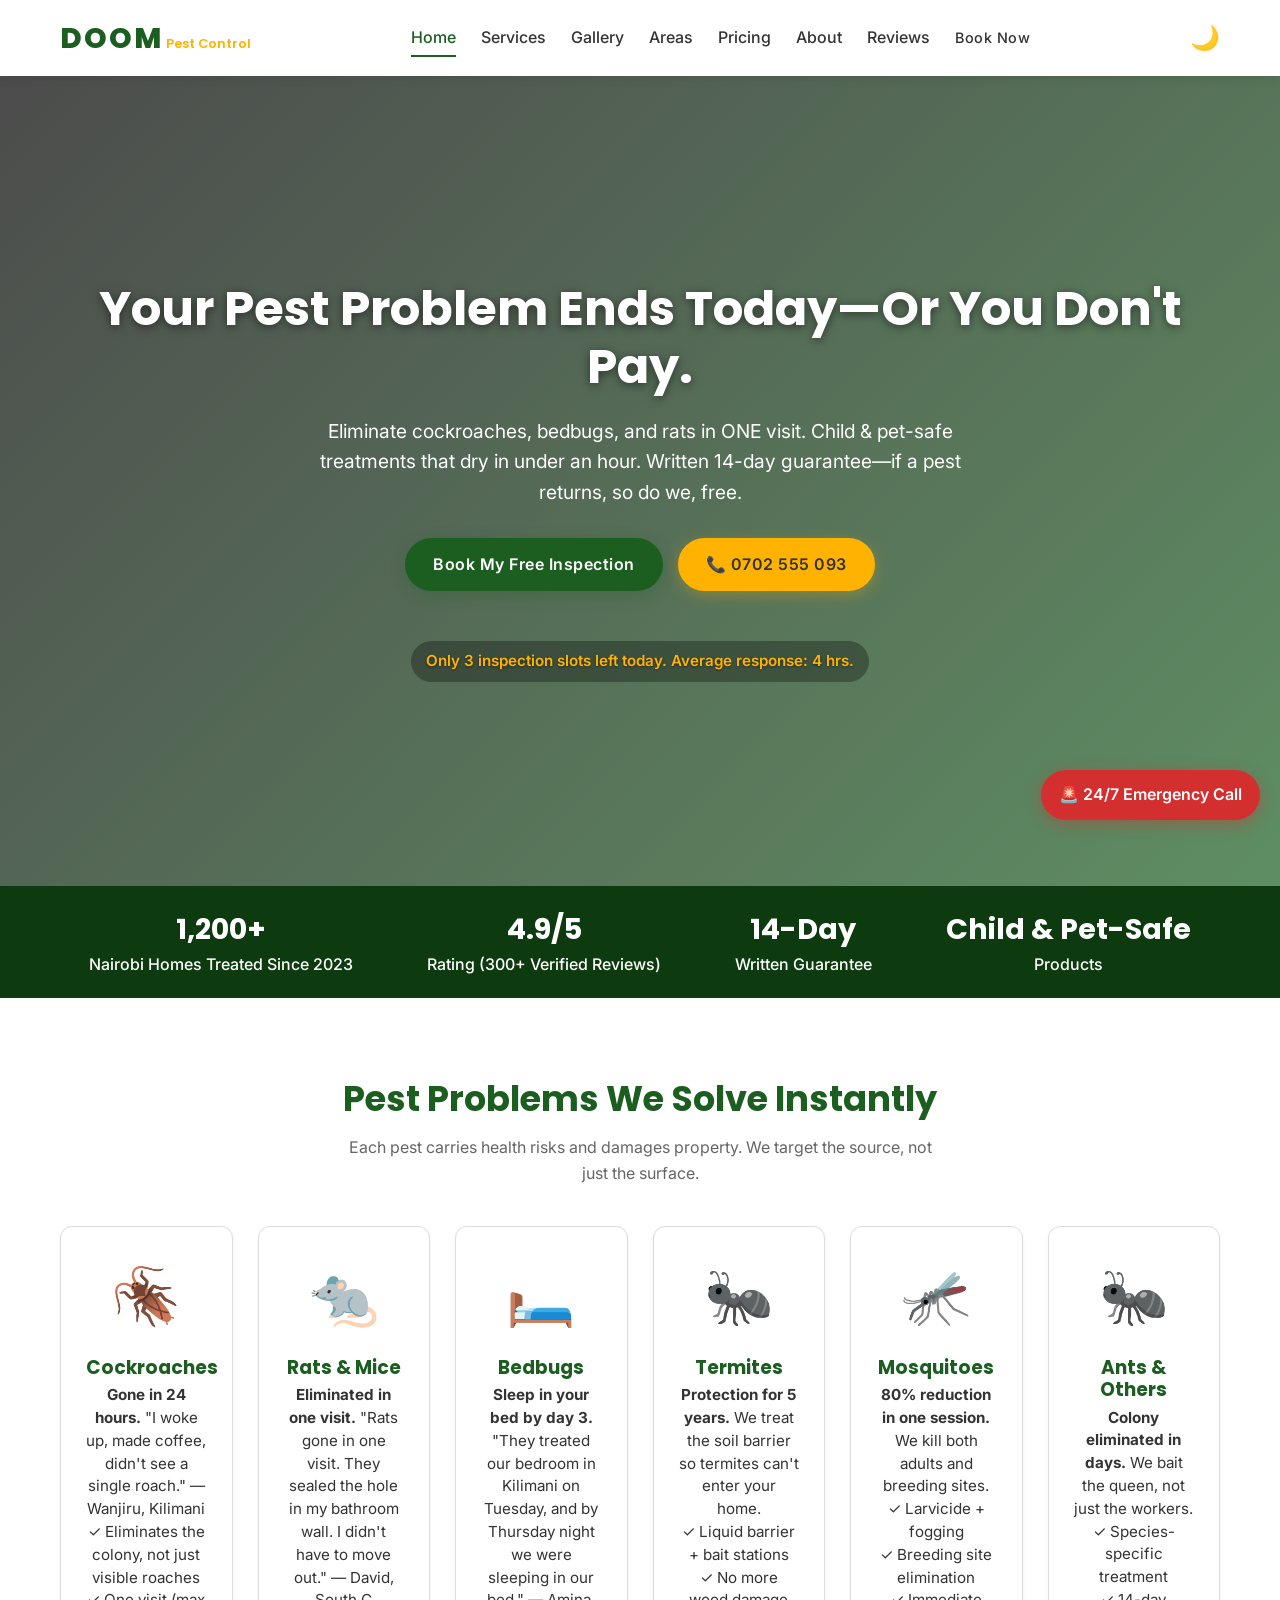
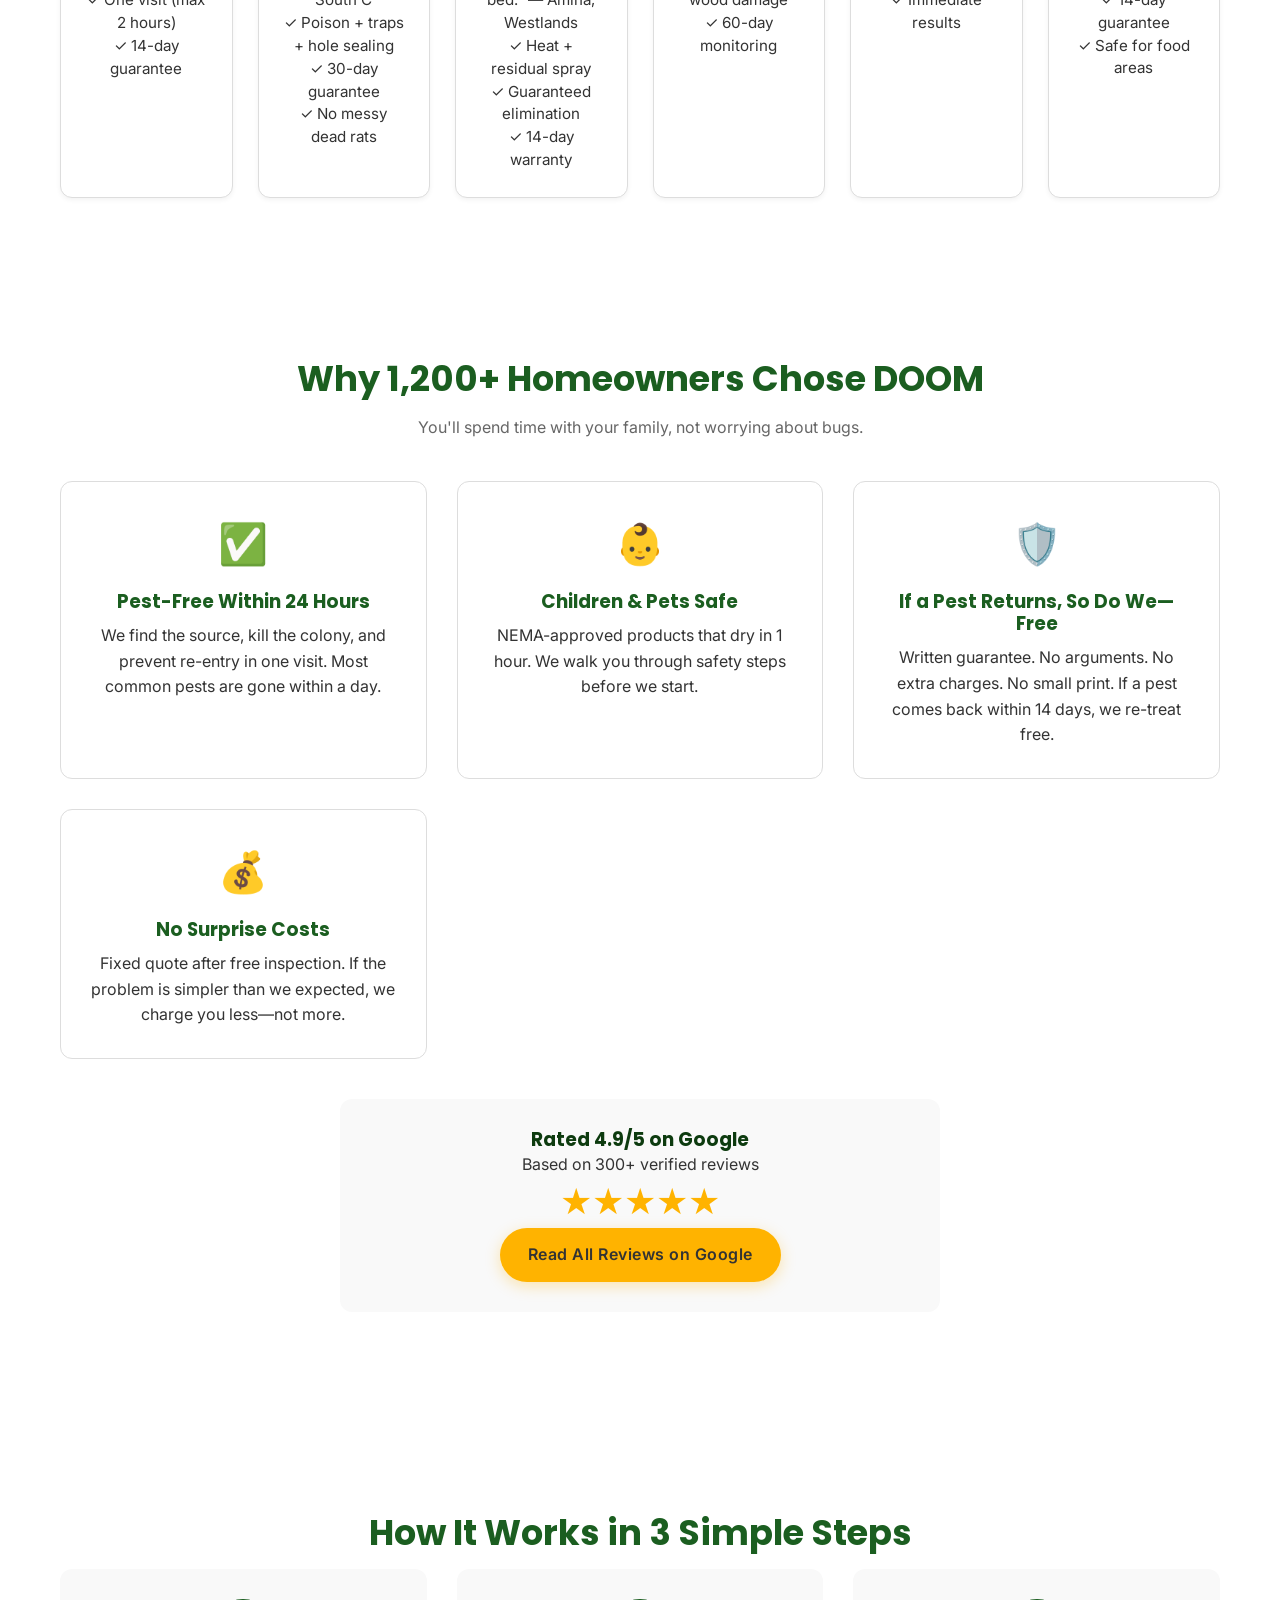
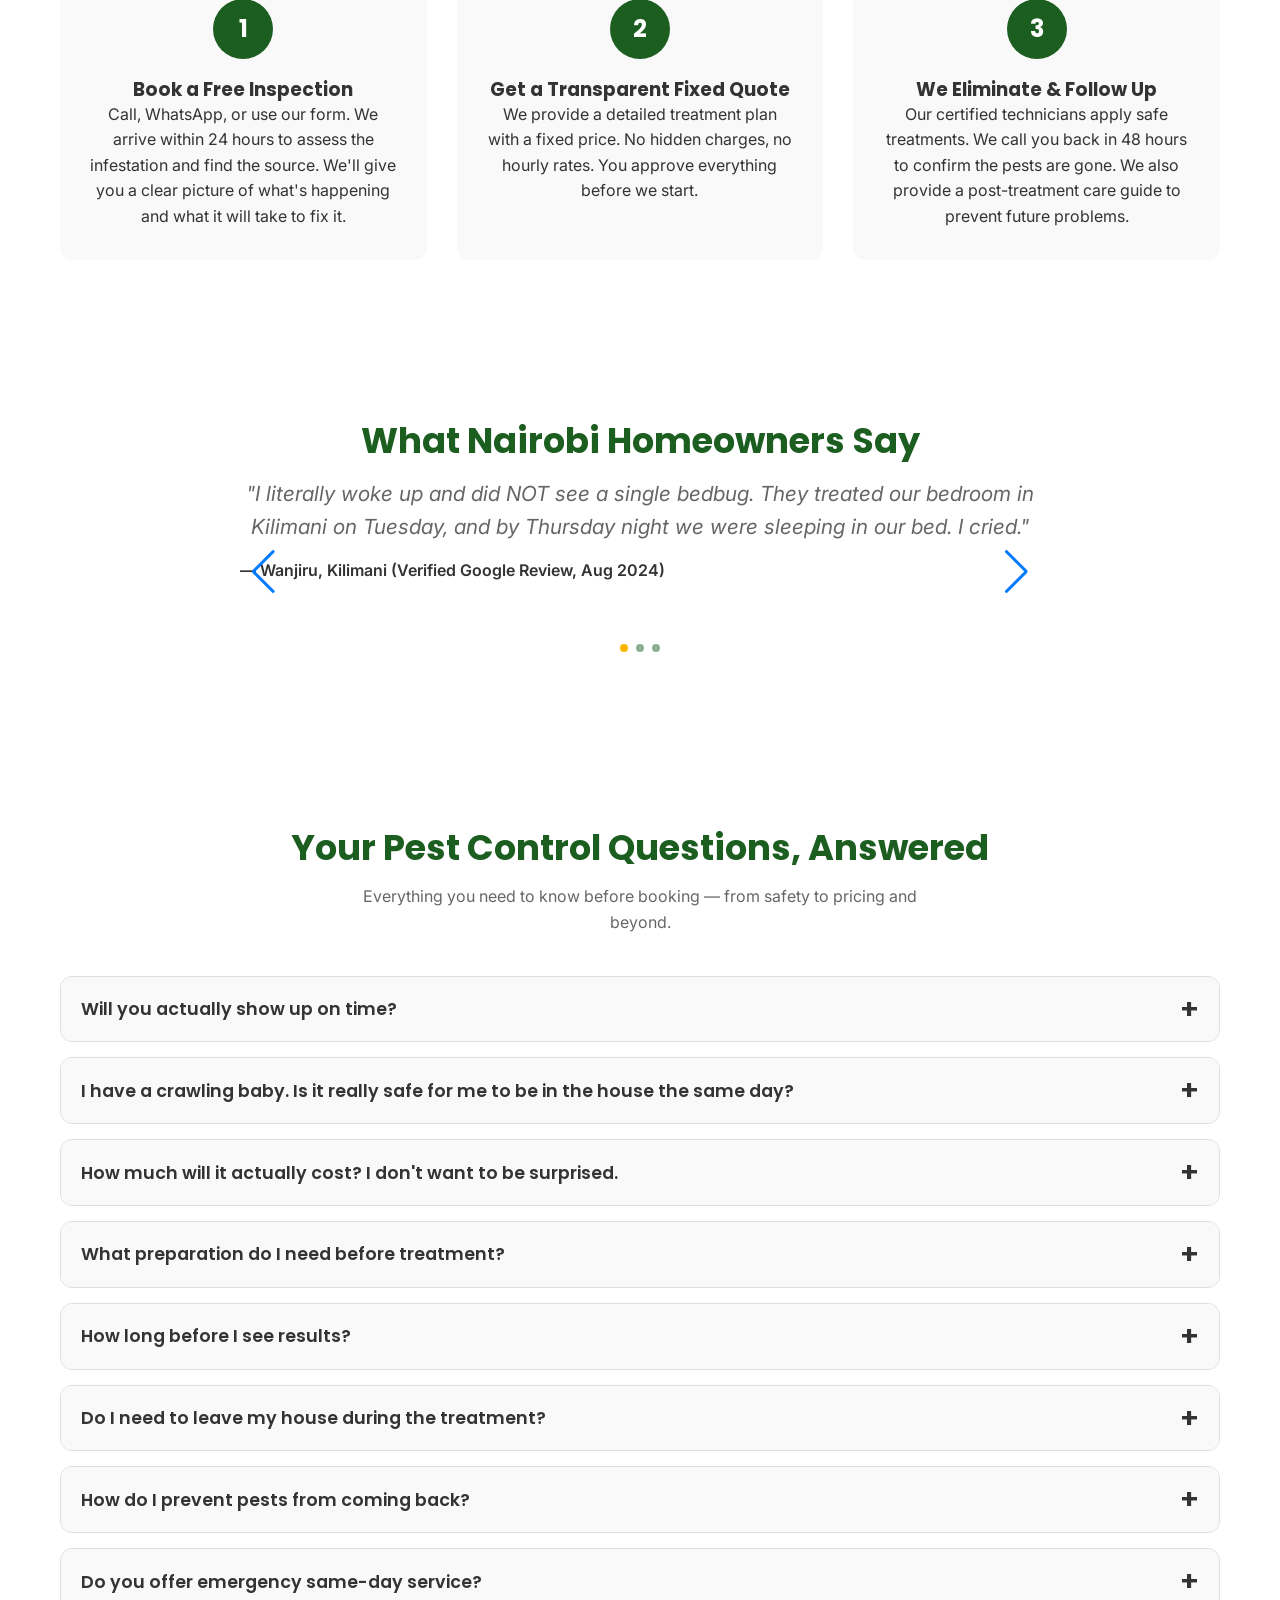
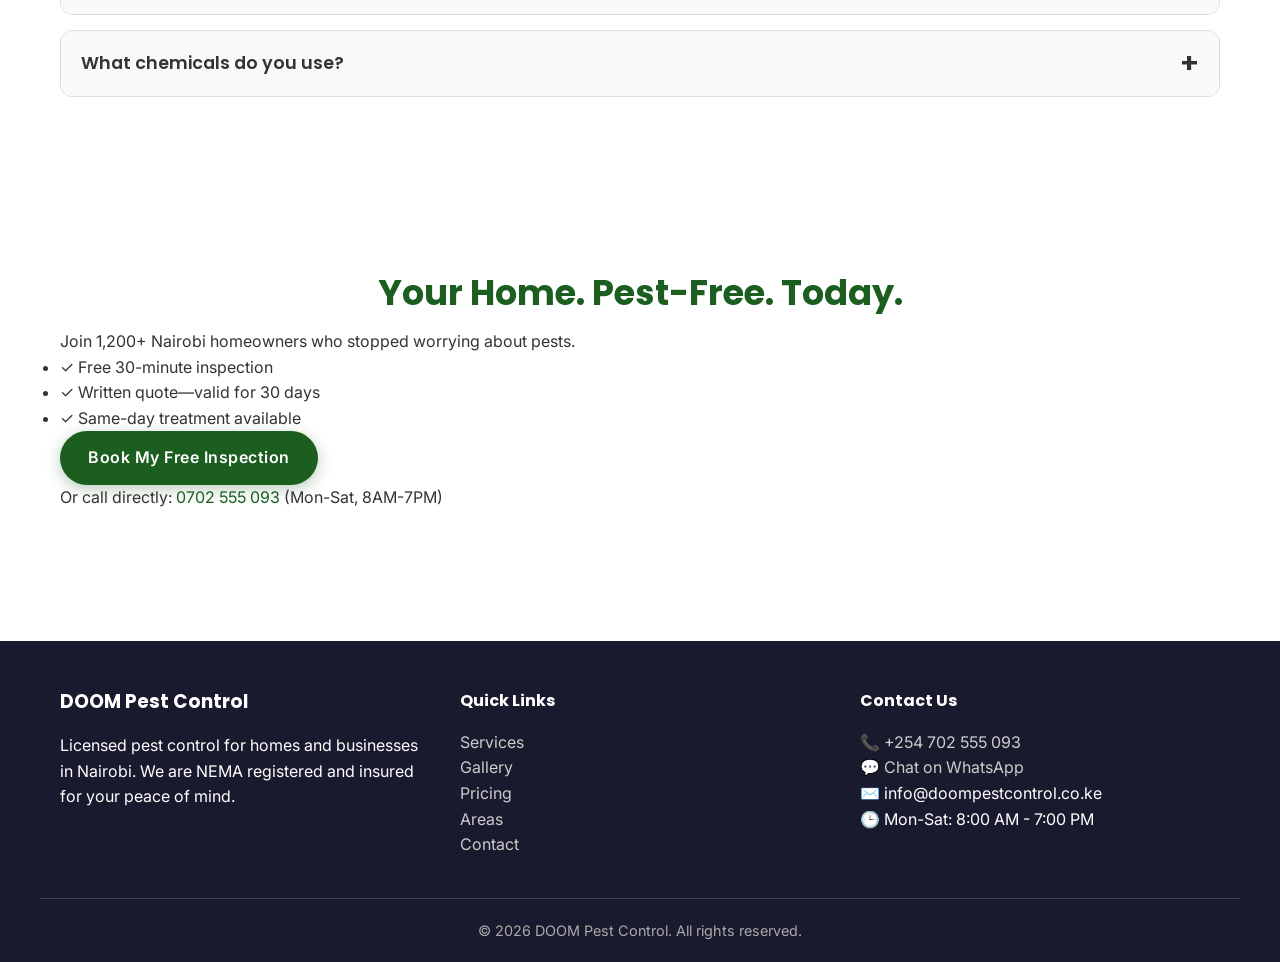
<file: index.html>
<!DOCTYPE html>
<html lang="en">
<head>
  <meta charset="UTF-8">
  <meta name="viewport" content="width=device-width, initial-scale=1.0">
  <title>DOOM Pest Control Nairobi | Fast, Safe & Guaranteed</title>
  <meta name="description" content="Get rid of cockroaches, rats, bedbugs, termites and more in Nairobi. Same-day service, child & pet-safe treatments. Book a free inspection today.">
  
  <!-- Open Graph / Social Media Thumbnail -->
  <meta property="og:type" content="website" />
  <meta property="og:title" content="DOOM Pest Control Nairobi | Fast, Safe & Guaranteed" />
  <meta property="og:description" content="Get rid of cockroaches, rats, bedbugs, termites and more in Nairobi. Same-day service, child & pet-safe treatments. Book a free inspection today." />
  <meta property="og:image" content="https://i.ibb.co/mCXbncXS/IMG-20260904-220313-986.png" />
  <meta property="og:image:width" content="1200" />
  <meta property="og:image:height" content="630" />
  <meta property="og:url" content="https://www.doompestcontrol.co.ke/" />
  <meta name="twitter:card" content="summary_large_image" />
  <meta name="twitter:title" content="DOOM Pest Control Nairobi | Fast, Safe & Guaranteed" />
  <meta name="twitter:description" content="Get rid of cockroaches, rats, bedbugs, termites and more in Nairobi. Same-day service, child & pet-safe treatments. Book a free inspection today." />
  <meta name="twitter:image" content="https://i.ibb.co/mCXbncXS/IMG-20260904-220313-986.png" />

  <link rel="preconnect" href="https://fonts.googleapis.com">
  <link rel="preconnect" href="https://fonts.gstatic.com" crossorigin>
  <link href="https://fonts.googleapis.com/css2?family=Inter:wght@400;500;600&family=Poppins:wght@600;700;800&display=swap" rel="stylesheet">
  <link rel="preload" as="image" href="https://images.unsplash.com/photo-1581578731548-c64695cc6952?q=80&w=2070&auto=format&fit=crop" media="(min-width: 768px)">
  <link rel="stylesheet" href="https://cdn.jsdelivr.net/npm/swiper@11/swiper-bundle.min.css">
  <link rel="stylesheet" href="style.css">
  <script type="application/ld+json">
    {
      "@context": "https://schema.org",
      "@type": "PestControlService",
      "name": "DOOM Pest Control",
      "image": "https://www.doompestcontrol.co.ke/images/logo.png",
      "telephone": "+254702555093",
      "email": "info@doompestcontrol.co.ke",
      "address": {
        "@type": "PostalAddress",
        "addressLocality": "Nairobi",
        "addressCountry": "KE"
      },
      "areaServed": "Nairobi",
      "aggregateRating": {
        "@type": "AggregateRating",
        "ratingValue": "4.9",
        "reviewCount": "300"
      }
    }
  </script>
</head>
<body>
  <div class="scroll-progress" id="scrollProgress"></div>

  <header class="site-header" id="siteHeader">
    <div class="container header-inner">
      <a href="index.html" class="logo">DOOM<span> Pest Control</span></a>
      <nav class="main-nav" id="mainNav" aria-hidden="true">
        <ul>
          <li><a href="index.html" class="active">Home</a></li>
          <li><a href="services.html">Services</a></li>
          <li><a href="gallery.html">Gallery</a></li>
          <li><a href="areas.html">Areas</a></li>
          <li><a href="pricing.html">Pricing</a></li>
          <li><a href="about.html">About</a></li>
          <li><a href="reviews.html">Reviews</a></li>
          <li><a href="contact.html" class="btn btn-nav">Book Now</a></li>
        </ul>
      </nav>
      <div class="header-actions">
        <button class="dark-toggle" id="darkToggle" type="button" aria-label="Toggle dark mode" aria-pressed="false">🌙</button>
        <button class="mobile-toggle" id="mobileToggle" type="button" aria-label="Menu" aria-expanded="false" aria-controls="mainNav">
          <span></span><span></span><span></span>
        </button>
      </div>
    </div>
  </header>

  <section class="hero" id="hero">
    <div class="hero-bg" style="background-image: url('https://images.unsplash.com/photo-1581578731548-c64695cc6952?q=80&w=2070&auto=format&fit=crop');"></div>
    <div class="hero-overlay"></div>
    <div class="container hero-content">
      <h1 class="fade-in-up">Your Pest Problem Ends Today—Or You Don't Pay.</h1>
      <p class="lead fade-in-up delay-1">Eliminate cockroaches, bedbugs, and rats in ONE visit. Child &amp; pet-safe treatments that dry in under an hour. Written 14-day guarantee—if a pest returns, so do we, free.</p>
      <div class="hero-cta fade-in-up delay-2">
        <a href="contact.html" class="btn btn-primary">Book My Free Inspection</a>
        <a href="tel:+254702555093" class="btn btn-secondary">📞 0702 555 093</a>
      </div>
      <p class="hero-urgency fade-in-up delay-3">Only 3 inspection slots left today. Average response: 4 hrs.</p>
    </div>
  </section>

  <section class="trust-bar">
    <div class="container trust-bar-inner">
      <span><strong>1,200+</strong> Nairobi Homes Treated Since 2023</span>
      <span><strong>4.9/5</strong> Rating (300+ Verified Reviews)</span>
      <span><strong>14-Day</strong> Written Guarantee</span>
      <span><strong>Child &amp; Pet-Safe</strong> Products</span>
    </div>
  </section>

  <section class="section common-pests reveal">
    <div class="container">
      <h2>Pest Problems We Solve Instantly</h2>
      <p class="section-subtitle">Each pest carries health risks and damages property. We target the source, not just the surface.</p>
      <div class="pest-grid">
        <a href="services.html#cockroaches" class="pest-card">
          <div class="pest-icon">🪳</div>
          <h3>Cockroaches</h3>
          <p><strong>Gone in 24 hours.</strong> "I woke up, made coffee, didn't see a single roach." — Wanjiru, Kilimani</p>
          <p>✓ Eliminates the colony, not just visible roaches<br>✓ One visit (max 2 hours)<br>✓ 14-day guarantee</p>
        </a>
        <a href="services.html#rats" class="pest-card">
          <div class="pest-icon">🐀</div>
          <h3>Rats &amp; Mice</h3>
          <p><strong>Eliminated in one visit.</strong> "Rats gone in one visit. They sealed the hole in my bathroom wall. I didn't have to move out." — David, South C</p>
          <p>✓ Poison + traps + hole sealing<br>✓ 30-day guarantee<br>✓ No messy dead rats</p>
        </a>
        <a href="services.html#bedbugs" class="pest-card">
          <div class="pest-icon">🛏️</div>
          <h3>Bedbugs</h3>
          <p><strong>Sleep in your bed by day 3.</strong> "They treated our bedroom in Kilimani on Tuesday, and by Thursday night we were sleeping in our bed." — Amina, Westlands</p>
          <p>✓ Heat + residual spray<br>✓ Guaranteed elimination<br>✓ 14-day warranty</p>
        </a>
        <a href="services.html#termites" class="pest-card">
          <div class="pest-icon">🐜</div>
          <h3>Termites</h3>
          <p><strong>Protection for 5 years.</strong> We treat the soil barrier so termites can't enter your home.</p>
          <p>✓ Liquid barrier + bait stations<br>✓ No more wood damage<br>✓ 60-day monitoring</p>
        </a>
        <a href="services.html#mosquitoes" class="pest-card">
          <div class="pest-icon">🦟</div>
          <h3>Mosquitoes</h3>
          <p><strong>80% reduction in one session.</strong> We kill both adults and breeding sites.</p>
          <p>✓ Larvicide + fogging<br>✓ Breeding site elimination<br>✓ Immediate results</p>
        </a>
        <a href="services.html#ants" class="pest-card">
          <div class="pest-icon">🐜</div>
          <h3>Ants &amp; Others</h3>
          <p><strong>Colony eliminated in days.</strong> We bait the queen, not just the workers.</p>
          <p>✓ Species-specific treatment<br>✓ 14-day guarantee<br>✓ Safe for food areas</p>
        </a>
      </div>
    </div>
  </section>

  <section class="section why-choose-us reveal">
    <div class="container">
      <h2>Why 1,200+ Homeowners Chose DOOM</h2>
      <p class="section-subtitle">You'll spend time with your family, not worrying about bugs.</p>
      <div class="why-grid">
        <div class="why-card">
          <div class="why-icon">✅</div>
          <h3>Pest-Free Within 24 Hours</h3>
          <p>We find the source, kill the colony, and prevent re-entry in one visit. Most common pests are gone within a day.</p>
        </div>
        <div class="why-card">
          <div class="why-icon">👶</div>
          <h3>Children &amp; Pets Safe</h3>
          <p>NEMA-approved products that dry in 1 hour. We walk you through safety steps before we start.</p>
        </div>
        <div class="why-card">
          <div class="why-icon">🛡️</div>
          <h3>If a Pest Returns, So Do We—Free</h3>
          <p>Written guarantee. No arguments. No extra charges. No small print. If a pest comes back within 14 days, we re-treat free.</p>
        </div>
        <div class="why-card">
          <div class="why-icon">💰</div>
          <h3>No Surprise Costs</h3>
          <p>Fixed quote after free inspection. If the problem is simpler than we expected, we charge you less—not more.</p>
        </div>
      </div>
      <div class="google-rating-widget">
        <h3>Rated 4.9/5 on Google</h3>
        <p>Based on 300+ verified reviews</p>
        <div class="stars" aria-label="5 out of 5 stars">★★★★★</div>
        <a href="https://g.page/r/your-google-review-link" target="_blank" class="btn btn-secondary">Read All Reviews on Google</a>
      </div>
    </div>
  </section>

  <section class="section how-it-works reveal">
    <div class="container">
      <h2>How It Works in 3 Simple Steps</h2>
      <div class="steps-grid">
        <div class="step">
          <div class="step-number">1</div>
          <h3>Book a Free Inspection</h3>
          <p>Call, WhatsApp, or use our form. We arrive within 24 hours to assess the infestation and find the source. We'll give you a clear picture of what's happening and what it will take to fix it.</p>
        </div>
        <div class="step">
          <div class="step-number">2</div>
          <h3>Get a Transparent Fixed Quote</h3>
          <p>We provide a detailed treatment plan with a fixed price. No hidden charges, no hourly rates. You approve everything before we start.</p>
        </div>
        <div class="step">
          <div class="step-number">3</div>
          <h3>We Eliminate &amp; Follow Up</h3>
          <p>Our certified technicians apply safe treatments. We call you back in 48 hours to confirm the pests are gone. We also provide a post-treatment care guide to prevent future problems.</p>
        </div>
      </div>
    </div>
  </section>

  <section class="section testimonials-section reveal">
    <div class="container">
      <h2>What Nairobi Homeowners Say</h2>
      <div class="swiper testimonial-swiper">
        <div class="swiper-wrapper">
          <div class="swiper-slide">
            <blockquote>"I literally woke up and did NOT see a single bedbug. They treated our bedroom in Kilimani on Tuesday, and by Thursday night we were sleeping in our bed. I cried."</blockquote>
            <cite>— Wanjiru, Kilimani (Verified Google Review, Aug 2024)</cite>
          </div>
          <div class="swiper-slide">
            <blockquote>"Rats gone in one visit. They sealed the hole in my bathroom wall. I didn't have to move out. They were done in 2 hours. Worth every shilling."</blockquote>
            <cite>— David, South C (Google Review, Jul 2024)</cite>
          </div>
          <div class="swiper-slide">
            <blockquote>"Professional, on time, transparent. They told me it would cost KSh 4,500, and that's exactly what I paid. No surprises. My kitchen is roach-free for 3 months and counting."</blockquote>
            <cite>— Amina, Westlands (Google Review, Jun 2024)</cite>
          </div>
        </div>
        <div class="swiper-pagination"></div>
        <div class="swiper-button-prev"></div>
        <div class="swiper-button-next"></div>
      </div>
    </div>
  </section>

  <section class="section faq-section reveal">
    <div class="container">
      <h2>Your Pest Control Questions, Answered</h2>
      <p class="section-subtitle">Everything you need to know before booking — from safety to pricing and beyond.</p>
      <div class="faq">
        <div class="faq-item">
          <button class="faq-question" type="button">Will you actually show up on time?</button>
          <div class="faq-answer"><p>Yes. When we book an appointment, we reserve an exact 2-hour window for you. Our average arrival time in Nairobi is within 15 minutes of the start of that window. If we're ever late, we reduce your total bill by 10%.</p></div>
        </div>
        <div class="faq-item">
          <button class="faq-question" type="button">I have a crawling baby. Is it really safe for me to be in the house the same day?</button>
          <div class="faq-answer"><p>We use NEMA-approved, low-odor treatments that dry within 1 hour. After that, it's as safe as normal household cleaning products. For extra caution, we recommend keeping your baby in another room for 2-3 hours after treatment. Our technician will walk you through safety steps before we begin.</p></div>
        </div>
        <div class="faq-item">
          <button class="faq-question" type="button">How much will it actually cost? I don't want to be surprised.</button>
          <div class="faq-answer"><p>If you book a free inspection, we'll give you a fixed written quote before any work starts. No hourly rates, no 'extras', no hidden fees. If your pest problem is simpler than we expected, we'll charge you less—not more.</p></div>
        </div>
        <div class="faq-item">
          <button class="faq-question" type="button">What preparation do I need before treatment?</button>
          <div class="faq-answer"><p>Before our team arrives: clear countertops and surfaces in the kitchen and bathrooms, remove food from open containers and store in sealed bags or cupboards, move furniture away from walls, vacuum and sweep floors, and remove pets and plants from the treatment area. We'll provide a full checklist when you book so you know exactly what to do.</p></div>
        </div>
        <div class="faq-item">
          <button class="faq-question" type="button">How long before I see results?</button>
          <div class="faq-answer"><p>For crawling insects like cockroaches and ants, you'll see a noticeable reduction within 24 hours. For bedbugs and termites, complete elimination may take 48 hours to 2 weeks depending on the life cycle. We always follow up to confirm. Mosquito fogging shows immediate results, and we recommend staying indoors for 30 minutes after fogging.</p></div>
        </div>
        <div class="faq-item">
          <button class="faq-question" type="button">Do I need to leave my house during the treatment?</button>
          <div class="faq-answer"><p>For standard spraying, you can remain indoors but must stay away from treated surfaces for 1-2 hours. For heavy fumigation or fogging, we recommend leaving for 2-3 hours. Our team will advise you based on your specific service. We'll also let you know if you need to cover food, utensils, or remove plants and aquariums before treatment.</p></div>
        </div>
        <div class="faq-item">
          <button class="faq-question" type="button">How do I prevent pests from coming back?</button>
          <div class="faq-answer"><p>After treatment, we provide a detailed prevention guide that includes: sealing cracks and gaps around windows and doors, storing food in airtight containers, fixing leaky pipes and faucets, keeping your home clean and clutter-free, trimming vegetation away from your house, and installing mesh screens on windows. We also offer preventive maintenance plans with scheduled inspections and treatments.</p></div>
        </div>
        <div class="faq-item">
          <button class="faq-question" type="button">Do you offer emergency same-day service?</button>
          <div class="faq-answer"><p>Yes! We understand pest emergencies can happen at any time. We offer emergency same-day service for urgent situations — just call us and we'll prioritize your case. For after-hours emergencies, leave a message and we'll get back to you within 15 minutes. Emergency service may have a small surcharge depending on the time of day.</p></div>
        </div>
        <div class="faq-item">
          <button class="faq-question" type="button">What chemicals do you use?</button>
          <div class="faq-answer"><p>We use EPA-approved, WHO-recommended pesticides that are specifically formulated for residential and commercial use. All products are NEMA-registered and safe for humans and pets once dried. We prioritize targeted treatments that minimize environmental impact — for example, gel baits for cockroaches that reduce chemical drift, and heat treatments for bedbugs that use zero chemicals.</p></div>
        </div>
      </div>
    </div>
  </section>

  <section class="section final-cta reveal">
    <div class="container">
      <h2>Your Home. Pest-Free. Today.</h2>
      <p>Join 1,200+ Nairobi homeowners who stopped worrying about pests.</p>
      <ul>
        <li>✓ Free 30-minute inspection</li>
        <li>✓ Written quote—valid for 30 days</li>
        <li>✓ Same-day treatment available</li>
      </ul>
      <a href="contact.html" class="btn btn-primary">Book My Free Inspection</a>
      <p>Or call directly: <a href="tel:+254702555093">0702 555 093</a> (Mon-Sat, 8AM-7PM)</p>
    </div>
  </section>

  <footer class="site-footer">
    <div class="container footer-grid">
      <div>
        <h3>DOOM Pest Control</h3>
        <p>Licensed pest control for homes and businesses in Nairobi. We are NEMA registered and insured for your peace of mind.</p>
      </div>
      <div>
        <h4>Quick Links</h4>
        <ul>
          <li><a href="services.html">Services</a></li>
          <li><a href="gallery.html">Gallery</a></li>
          <li><a href="pricing.html">Pricing</a></li>
          <li><a href="areas.html">Areas</a></li>
          <li><a href="contact.html">Contact</a></li>
        </ul>
      </div>
      <div>
        <h4>Contact Us</h4>
        <p>📞 <a href="tel:+254702555093">+254 702 555 093</a></p>
        <p>💬 <a href="https://wa.me/254702555093">Chat on WhatsApp</a></p>
        <p>✉️ info@doompestcontrol.co.ke</p>
        <p>🕒 Mon-Sat: 8:00 AM - 7:00 PM</p>
      </div>
    </div>
    <div class="container copyright">
      <p>&copy; 2026 DOOM Pest Control. All rights reserved.</p>
    </div>
  </footer>

  <div class="mobile-cta">
    <a href="tel:+254702555093" class="btn btn-call">📞 Call Now</a>
    <a href="https://wa.me/254702555093?text=Hello%2C%20I%20need%20pest%20control%20service" class="btn btn-whatsapp">💬 WhatsApp</a>
  </div>

  <button class="scroll-top" id="scrollTop" type="button" aria-label="Scroll to top">↑</button>

  <div class="emergency-badge" id="emergencyBadge">
    <a href="tel:+254702555093">🚨 24/7 Emergency Call</a>
  </div>

  <script src="https://cdn.jsdelivr.net/npm/swiper@11/swiper-bundle.min.js"></script>
  <script src="script.js"></script>
</body>
</html>
</file>
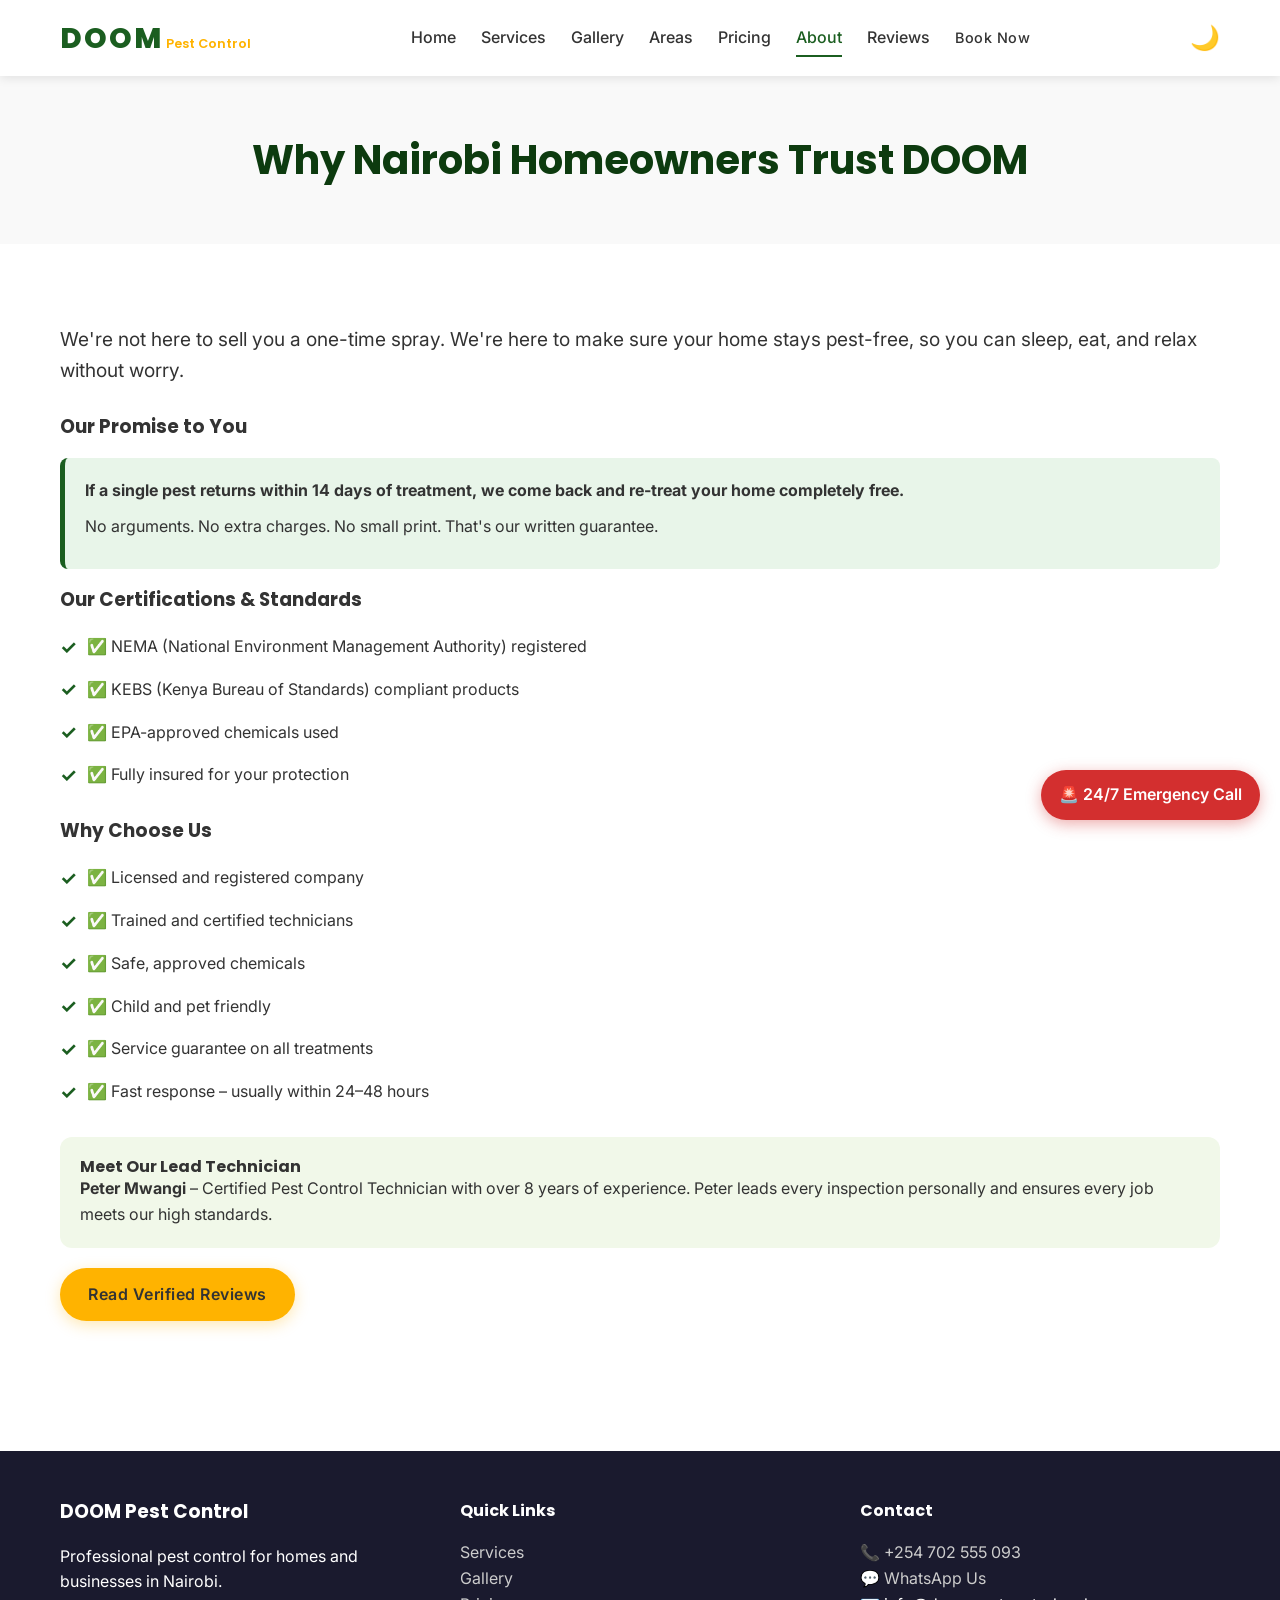
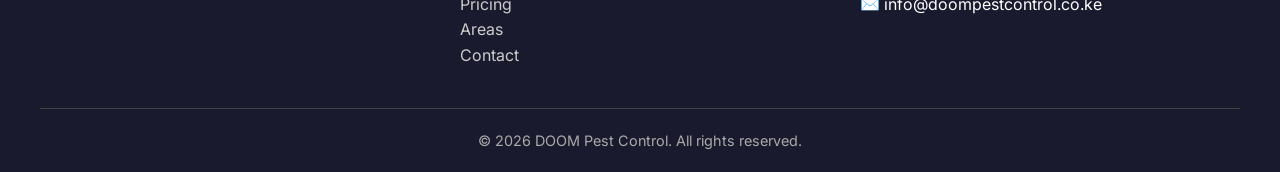
<file: about.html>
<!DOCTYPE html>
<html lang="en">
<head>
  <meta charset="UTF-8">
  <meta name="viewport" content="width=device-width, initial-scale=1.0">
  <title>About Us | DOOM Pest Control Nairobi</title>
  <meta name="description" content="Learn about DOOM Pest Control - licensed, trained pest control experts serving homes and businesses across Nairobi.">
  <link rel="preconnect" href="https://fonts.googleapis.com">
  <link rel="preconnect" href="https://fonts.gstatic.com" crossorigin>
  <link href="https://fonts.googleapis.com/css2?family=Inter:wght@400;500;600&family=Poppins:wght@600;700;800&display=swap" rel="stylesheet">
  <link rel="stylesheet" href="style.css">
</head>
<body>
  <div class="scroll-progress" id="scrollProgress"></div>

  <header class="site-header" id="siteHeader">
    <div class="container header-inner">
      <a href="index.html" class="logo">DOOM<span> Pest Control</span></a>
      <nav class="main-nav" id="mainNav" aria-hidden="true">
        <ul>
          <li><a href="index.html">Home</a></li>
          <li><a href="services.html">Services</a></li>
          <li><a href="gallery.html">Gallery</a></li>
          <li><a href="areas.html">Areas</a></li>
          <li><a href="pricing.html">Pricing</a></li>
          <li><a href="about.html" class="active">About</a></li>
          <li><a href="reviews.html">Reviews</a></li>
          <li><a href="contact.html" class="btn btn-nav">Book Now</a></li>
        </ul>
      </nav>
      <div class="header-actions">
        <button class="dark-toggle" id="darkToggle" type="button" aria-label="Toggle dark mode" aria-pressed="false">🌙</button>
        <button class="mobile-toggle" id="mobileToggle" type="button" aria-label="Menu" aria-expanded="false" aria-controls="mainNav">
          <span></span><span></span><span></span>
        </button>
      </div>
    </div>
  </header>

  <main>
    <section class="page-hero reveal">
      <div class="container">
        <h1>Why Nairobi Homeowners Trust DOOM</h1>
      </div>
    </section>

    <section class="section about-section">
      <div class="container reveal">
        <p style="font-size:1.2rem; margin-bottom:30px;">We're not here to sell you a one-time spray. We're here to make sure your home stays pest-free, so you can sleep, eat, and relax without worry.</p>

        <h3>Our Promise to You</h3>
        <div class="promise-box">
          <p><strong>If a single pest returns within 14 days of treatment, we come back and re-treat your home completely free.</strong></p>
          <p>No arguments. No extra charges. No small print. That's our written guarantee.</p>
        </div>

        <h3>Our Certifications &amp; Standards</h3>
        <ul class="about-list">
          <li>✅ NEMA (National Environment Management Authority) registered</li>
          <li>✅ KEBS (Kenya Bureau of Standards) compliant products</li>
          <li>✅ EPA-approved chemicals used</li>
          <li>✅ Fully insured for your protection</li>
        </ul>

        <h3 style="margin-top:30px;">Why Choose Us</h3>
        <ul class="about-list">
          <li>✅ Licensed and registered company</li>
          <li>✅ Trained and certified technicians</li>
          <li>✅ Safe, approved chemicals</li>
          <li>✅ Child and pet friendly</li>
          <li>✅ Service guarantee on all treatments</li>
          <li>✅ Fast response – usually within 24–48 hours</li>
        </ul>

        <div style="margin-top:30px; background: #f1f8e9; padding: 20px; border-radius: 12px;">
          <h4>Meet Our Lead Technician</h4>
          <p><strong>Peter Mwangi</strong> – Certified Pest Control Technician with over 8 years of experience. Peter leads every inspection personally and ensures every job meets our high standards.</p>
        </div>

        <a href="reviews.html" class="btn btn-secondary" style="margin-top:20px;">Read Verified Reviews</a>
      </div>
    </section>
  </main>

  <footer class="site-footer">
    <div class="container footer-grid">
      <div>
        <h3>DOOM Pest Control</h3>
        <p>Professional pest control for homes and businesses in Nairobi.</p>
      </div>
      <div>
        <h4>Quick Links</h4>
        <ul>
          <li><a href="services.html">Services</a></li>
          <li><a href="gallery.html">Gallery</a></li>
          <li><a href="pricing.html">Pricing</a></li>
          <li><a href="areas.html">Areas</a></li>
          <li><a href="contact.html">Contact</a></li>
        </ul>
      </div>
      <div>
        <h4>Contact</h4>
        <p>📞 <a href="tel:+254702555093">+254 702 555 093</a></p>
        <p>💬 <a href="https://wa.me/254702555093">WhatsApp Us</a></p>
        <p>✉️ info@doompestcontrol.co.ke</p>
      </div>
    </div>
    <div class="container copyright">
      <p>&copy; 2026 DOOM Pest Control. All rights reserved.</p>
    </div>
  </footer>

  <div class="mobile-cta">
    <a href="tel:+254702555093" class="btn btn-call">📞 Call Now</a>
    <a href="https://wa.me/254702555093?text=Hello%2C%20I%20need%20pest%20control%20service" class="btn btn-whatsapp">💬 WhatsApp</a>
  </div>

  <button class="scroll-top" id="scrollTop" type="button" aria-label="Scroll to top">↑</button>

  <div class="emergency-badge" id="emergencyBadge">
    <a href="tel:+254702555093">🚨 24/7 Emergency Call</a>
  </div>

  <script src="script.js"></script>
</body>
</html>
</file>
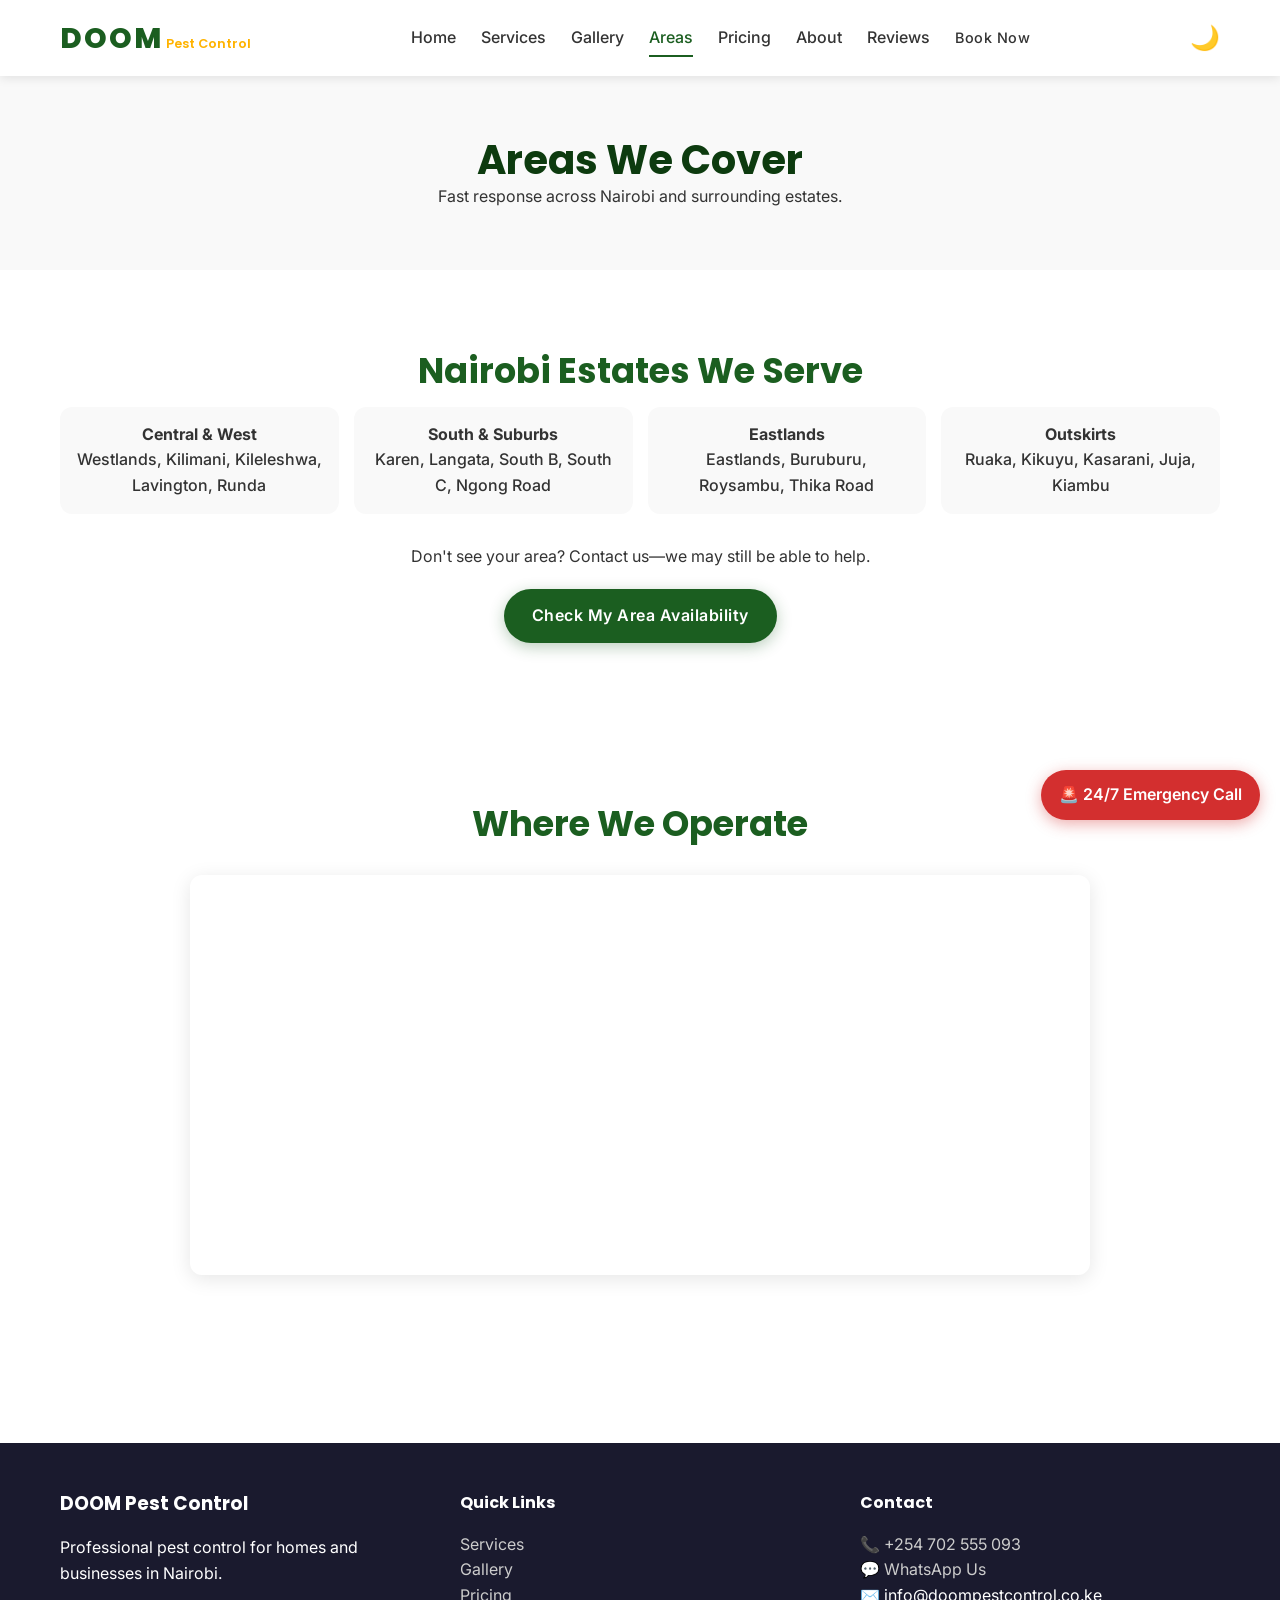
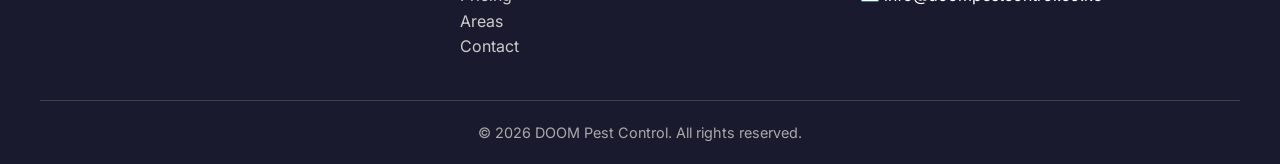
<file: areas.html>
<!DOCTYPE html>
<html lang="en">
<head>
  <meta charset="UTF-8">
  <meta name="viewport" content="width=device-width, initial-scale=1.0">
  <title>Service Areas | DOOM Pest Control Nairobi</title>
  <meta name="description" content="We provide pest control across Nairobi including Westlands, Kilimani, Kileleshwa, Runda, Karen, Langata, South C, Eastlands and more.">
  <link rel="preconnect" href="https://fonts.googleapis.com">
  <link rel="preconnect" href="https://fonts.gstatic.com" crossorigin>
  <link href="https://fonts.googleapis.com/css2?family=Inter:wght@400;500;600&family=Poppins:wght@600;700;800&display=swap" rel="stylesheet">
  <link rel="stylesheet" href="style.css">
</head>
<body>
  <div class="scroll-progress" id="scrollProgress"></div>

  <header class="site-header" id="siteHeader">
    <div class="container header-inner">
      <a href="index.html" class="logo">DOOM<span> Pest Control</span></a>
      <nav class="main-nav" id="mainNav" aria-hidden="true">
        <ul>
          <li><a href="index.html">Home</a></li>
          <li><a href="services.html">Services</a></li>
          <li><a href="gallery.html">Gallery</a></li>
          <li><a href="areas.html" class="active">Areas</a></li>
          <li><a href="pricing.html">Pricing</a></li>
          <li><a href="about.html">About</a></li>
          <li><a href="reviews.html">Reviews</a></li>
          <li><a href="contact.html" class="btn btn-nav">Book Now</a></li>
        </ul>
      </nav>
      <div class="header-actions">
        <button class="dark-toggle" id="darkToggle" type="button" aria-label="Toggle dark mode" aria-pressed="false">🌙</button>
        <button class="mobile-toggle" id="mobileToggle" type="button" aria-label="Menu" aria-expanded="false" aria-controls="mainNav">
          <span></span><span></span><span></span>
        </button>
      </div>
    </div>
  </header>

  <main>
    <section class="page-hero reveal">
      <div class="container">
        <h1>Areas We Cover</h1>
        <p>Fast response across Nairobi and surrounding estates.</p>
      </div>
    </section>

    <section class="section">
      <div class="container reveal">
        <h2>Nairobi Estates We Serve</h2>
        <div class="areas-grid">
          <div><strong>Central &amp; West</strong><br>Westlands, Kilimani, Kileleshwa, Lavington, Runda</div>
          <div><strong>South &amp; Suburbs</strong><br>Karen, Langata, South B, South C, Ngong Road</div>
          <div><strong>Eastlands</strong><br>Eastlands, Buruburu, Roysambu, Thika Road</div>
          <div><strong>Outskirts</strong><br>Ruaka, Kikuyu, Kasarani, Juja, Kiambu</div>
        </div>
        <p style="text-align:center; margin-bottom:20px;">Don't see your area? Contact us—we may still be able to help.</p>
        <div style="text-align:center;">
          <a href="contact.html" class="btn btn-primary">Check My Area Availability</a>
        </div>
      </div>
    </section>

    <section class="section">
      <div class="container reveal">
        <h2>Where We Operate</h2>
        <div class="service-map">
          <iframe
            src="https://www.google.com/maps/embed?pb=!1m18!1m12!1m3!1d255282.3585374375!2d36.682196722839!3d-1.3028611!2m3!1f0!2f0!3f0!3m2!1i1024!2i768!4f13.1!3m3!1m2!1s0x182f1172d8f6f7e9%3A0x3b5d5c5c5c5c5c5c!2sNairobi%2C%20Kenya!5e0!3m2!1sen!2ske!4v1620000000000"
            width="100%" height="400" style="border:0; border-radius:12px;" allowfullscreen="" loading="lazy"
            title="Map of Nairobi service areas"></iframe>
        </div>
      </div>
    </section>
  </main>

  <footer class="site-footer">
    <div class="container footer-grid">
      <div>
        <h3>DOOM Pest Control</h3>
        <p>Professional pest control for homes and businesses in Nairobi.</p>
      </div>
      <div>
        <h4>Quick Links</h4>
        <ul>
          <li><a href="services.html">Services</a></li>
          <li><a href="gallery.html">Gallery</a></li>
          <li><a href="pricing.html">Pricing</a></li>
          <li><a href="areas.html">Areas</a></li>
          <li><a href="contact.html">Contact</a></li>
        </ul>
      </div>
      <div>
        <h4>Contact</h4>
        <p>📞 <a href="tel:+254702555093">+254 702 555 093</a></p>
        <p>💬 <a href="https://wa.me/254702555093">WhatsApp Us</a></p>
        <p>✉️ info@doompestcontrol.co.ke</p>
      </div>
    </div>
    <div class="container copyright">
      <p>&copy; 2026 DOOM Pest Control. All rights reserved.</p>
    </div>
  </footer>

  <div class="mobile-cta">
    <a href="tel:+254702555093" class="btn btn-call">📞 Call Now</a>
    <a href="https://wa.me/254702555093?text=Hello%2C%20I%20need%20pest%20control%20service" class="btn btn-whatsapp">💬 WhatsApp</a>
  </div>

  <button class="scroll-top" id="scrollTop" type="button" aria-label="Scroll to top">↑</button>

  <div class="emergency-badge" id="emergencyBadge">
    <a href="tel:+254702555093">🚨 24/7 Emergency Call</a>
  </div>

  <script src="script.js"></script>
</body>
</html>
</file>
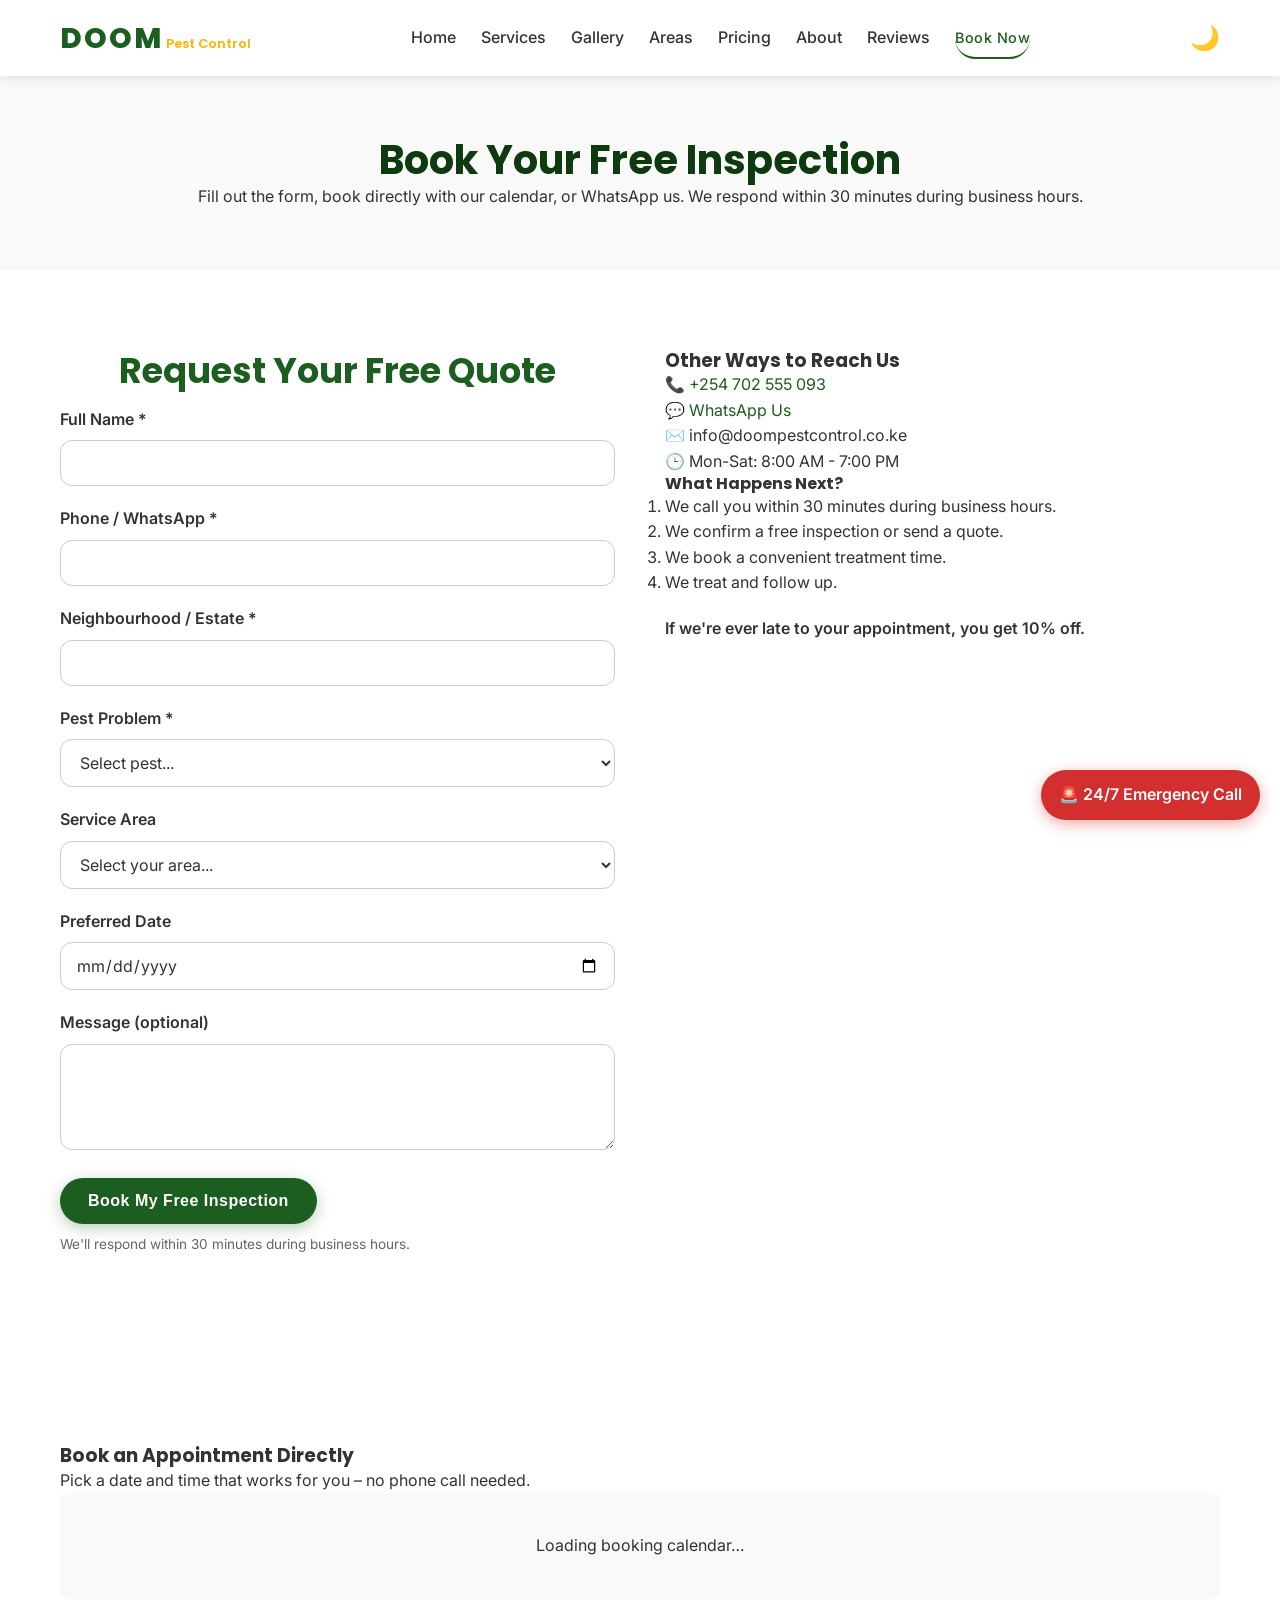
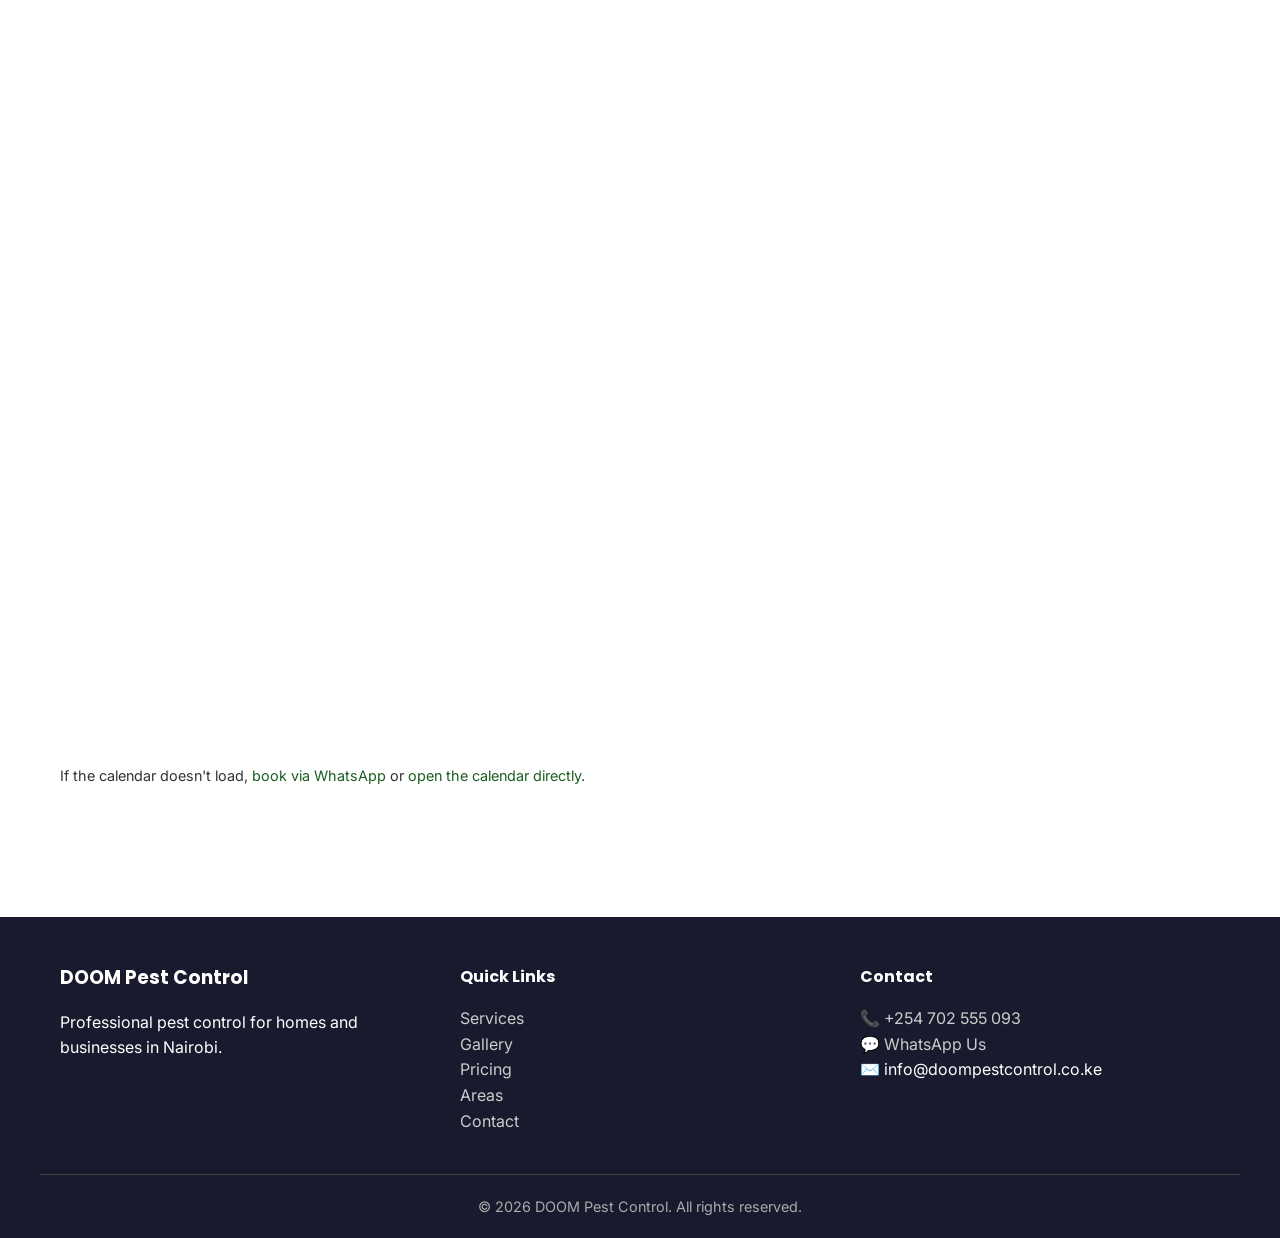
<file: contact.html>
<!DOCTYPE html>
<html lang="en">
<head>
  <meta charset="UTF-8">
  <meta name="viewport" content="width=device-width, initial-scale=1.0">
  <title>Book Your Pest Control Service | DOOM Pest Control Nairobi</title>
  <meta name="description" content="Book a pest control inspection in Nairobi. Get a free quote. Call, WhatsApp, or use our online form or calendar.">
  <meta name="theme-color" content="#1a1a1a">
  <link rel="preconnect" href="https://fonts.googleapis.com">
  <link rel="preconnect" href="https://fonts.gstatic.com" crossorigin>
  <link href="https://fonts.googleapis.com/css2?family=Inter:wght@400;500;600&family=Poppins:wght@600;700;800&display=swap" rel="stylesheet">
  <link rel="stylesheet" href="style.css">
  <style>
    .calendly-loading {
      text-align: center;
      padding: 40px 20px;
      background: #f9f9f9;
      border-radius: 8px;
    }
    body.dark .calendly-loading {
      background: #1e1e1e;
      color: #fff;
    }
    .calendly-fallback {
      margin-top: 15px;
      font-size: 0.9rem;
    }
  </style>
</head>
<body>
  <div class="scroll-progress" id="scrollProgress"></div>

  <header class="site-header" id="siteHeader">
    <div class="container header-inner">
      <a href="index.html" class="logo">DOOM<span> Pest Control</span></a>
      <nav class="main-nav" id="mainNav" aria-hidden="true">
        <ul>
          <li><a href="index.html">Home</a></li>
          <li><a href="services.html">Services</a></li>
          <li><a href="gallery.html">Gallery</a></li>
          <li><a href="areas.html">Areas</a></li>
          <li><a href="pricing.html">Pricing</a></li>
          <li><a href="about.html">About</a></li>
          <li><a href="reviews.html">Reviews</a></li>
          <li><a href="contact.html" class="btn btn-nav active">Book Now</a></li>
        </ul>
      </nav>
      <div class="header-actions">
        <button class="dark-toggle" id="darkToggle" type="button" aria-label="Toggle dark mode" aria-pressed="false">🌙</button>
        <button class="mobile-toggle" id="mobileToggle" type="button" aria-label="Menu" aria-expanded="false" aria-controls="mainNav">
          <span></span><span></span><span></span>
        </button>
      </div>
    </div>
  </header>

  <main>
    <section class="page-hero reveal">
      <div class="container">
        <h1>Book Your Free Inspection</h1>
        <p>Fill out the form, book directly with our calendar, or WhatsApp us. We respond within 30 minutes during business hours.</p>
      </div>
    </section>

    <section class="section contact-section">
      <div class="container contact-grid reveal">
        <div class="contact-form">
          <h2>Request Your Free Quote</h2>
          <form id="bookingForm" novalidate>
            <div class="form-group">
              <label for="name">Full Name *</label>
              <input type="text" id="name" name="name" required>
            </div>
            <div class="form-group">
              <label for="phone">Phone / WhatsApp *</label>
              <input type="tel" id="phone" name="phone" required pattern="[+0-9\s\-()]{7,15}">
            </div>
            <div class="form-group">
              <label for="estate">Neighbourhood / Estate *</label>
              <input type="text" id="estate" name="estate" required>
            </div>
            <div class="form-group">
              <label for="pest">Pest Problem *</label>
              <select id="pest" name="pest" required>
                <option value="">Select pest...</option>
                <option value="Cockroaches">Cockroaches</option>
                <option value="Rats">Rats &amp; Mice</option>
                <option value="Bedbugs">Bedbugs</option>
                <option value="Termites">Termites</option>
                <option value="Mosquitoes">Mosquitoes</option>
                <option value="Ants">Ants / Other</option>
              </select>
            </div>
            <div class="form-group">
              <label for="area">Service Area</label>
              <select id="area" name="area">
                <option value="">Select your area...</option>
                <option value="Westlands">Westlands</option>
                <option value="Kilimani">Kilimani</option>
                <option value="Kileleshwa">Kileleshwa</option>
                <option value="Runda">Runda</option>
                <option value="Karen">Karen</option>
                <option value="Langata">Langata</option>
                <option value="South C">South C</option>
                <option value="Eastlands">Eastlands</option>
                <option value="Buruburu">Buruburu</option>
                <option value="Roysambu">Roysambu</option>
                <option value="Thika Road">Thika Road</option>
                <option value="Ruaka">Ruaka</option>
                <option value="Kikuyu">Kikuyu</option>
                <option value="Ngong Road">Ngong Road</option>
                <option value="Other">Other (please specify in message)</option>
              </select>
            </div>
            <div class="form-group">
              <label for="date">Preferred Date</label>
              <input type="date" id="date" name="date">
            </div>
            <div class="form-group">
              <label for="message">Message (optional)</label>
              <textarea id="message" name="message" rows="4"></textarea>
            </div>
            <button type="submit" class="btn btn-primary">Book My Free Inspection</button>
            <p style="font-size: 0.85rem; margin-top: 10px; color: var(--text-light);">We'll respond within 30 minutes during business hours.</p>
          </form>
          <div id="formSuccess" class="form-success" style="display:none;">
            <p>Thank you! Your request has been received. We'll contact you shortly.</p>
          </div>
        </div>
        <div class="contact-info">
          <h3>Other Ways to Reach Us</h3>
          <p>📞 <a href="tel:+254702555093">+254 702 555 093</a></p>
          <p>💬 <a href="https://wa.me/254702555093?text=Hello%2C%20I%20need%20pest%20control%20service" target="_blank">WhatsApp Us</a></p>
          <p>✉️ info@doompestcontrol.co.ke</p>
          <p>🕒 Mon-Sat: 8:00 AM - 7:00 PM</p>

          <h4>What Happens Next?</h4>
          <ol>
            <li>We call you within 30 minutes during business hours.</li>
            <li>We confirm a free inspection or send a quote.</li>
            <li>We book a convenient treatment time.</li>
            <li>We treat and follow up.</li>
          </ol>
          <p style="margin-top: 20px; font-weight: 600;">If we're ever late to your appointment, you get 10% off.</p>
        </div>
      </div>
    </section>

    <section class="section calendly-section">
      <div class="container">
        <div class="calendly-widget">
          <h3>Book an Appointment Directly</h3>
          <p>Pick a date and time that works for you – no phone call needed.</p>

          <div id="calendly-loading" class="calendly-loading">
            <p>Loading booking calendar…</p>
          </div>

          <!-- Responsive Calendly widget -->
          <div class="calendly-inline-widget" data-url="https://calendly.com/harrisoncheruiyot04/30min" style="width:100%; min-height:600px; height:auto;"></div>

          <p class="calendly-fallback">
            If the calendar doesn't load, <a href="https://wa.me/254702555093?text=Hello%2C%20I%20want%20to%20book%20an%20appointment%20but%20the%20calendar%20isn%27t%20loading." target="_blank">book via WhatsApp</a> or <a href="https://calendly.com/harrisoncheruiyot04/30min" target="_blank" rel="noopener">open the calendar directly</a>.
          </p>
        </div>
      </div>
    </section>
  </main>

  <footer class="site-footer">
    <div class="container footer-grid">
      <div>
        <h3>DOOM Pest Control</h3>
        <p>Professional pest control for homes and businesses in Nairobi.</p>
      </div>
      <div>
        <h4>Quick Links</h4>
        <ul>
          <li><a href="services.html">Services</a></li>
          <li><a href="gallery.html">Gallery</a></li>
          <li><a href="pricing.html">Pricing</a></li>
          <li><a href="areas.html">Areas</a></li>
          <li><a href="contact.html">Contact</a></li>
        </ul>
      </div>
      <div>
        <h4>Contact</h4>
        <p>📞 <a href="tel:+254702555093">+254 702 555 093</a></p>
        <p>💬 <a href="https://wa.me/254702555093">WhatsApp Us</a></p>
        <p>✉️ info@doompestcontrol.co.ke</p>
      </div>
    </div>
    <div class="container copyright">
      <p>&copy; 2026 DOOM Pest Control. All rights reserved.</p>
    </div>
  </footer>

  <div class="mobile-cta">
    <a href="tel:+254702555093" class="btn btn-call">📞 Call Now</a>
    <a href="https://wa.me/254702555093?text=Hello%2C%20I%20need%20pest%20control%20service" class="btn btn-whatsapp">💬 WhatsApp</a>
  </div>

  <button class="scroll-top" id="scrollTop" type="button" aria-label="Scroll to top">↑</button>

  <div class="emergency-badge" id="emergencyBadge">
    <a href="tel:+254702555093">🚨 24/7 Emergency Call</a>
  </div>

  <script src="https://assets.calendly.com/assets/external/widget.js" async></script>
  <script src="script.js"></script>
</body>
</html>
</file>
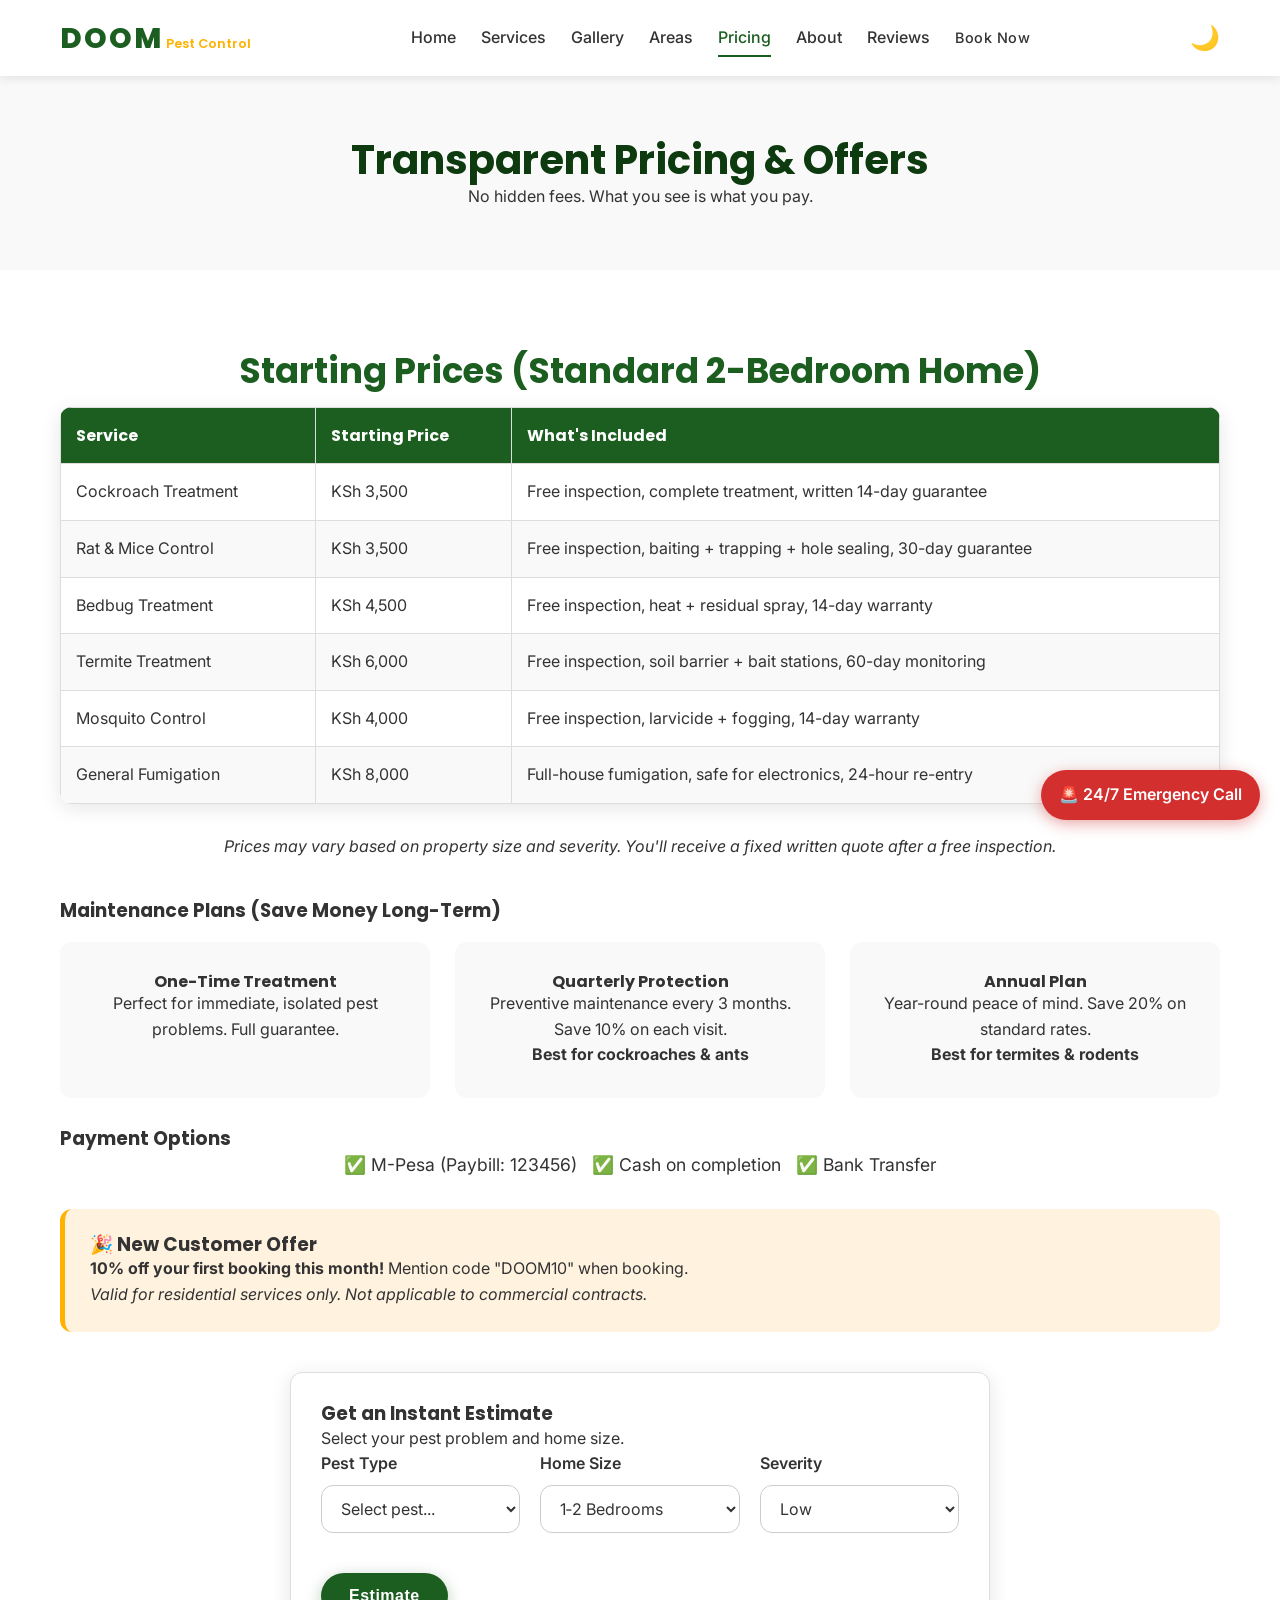
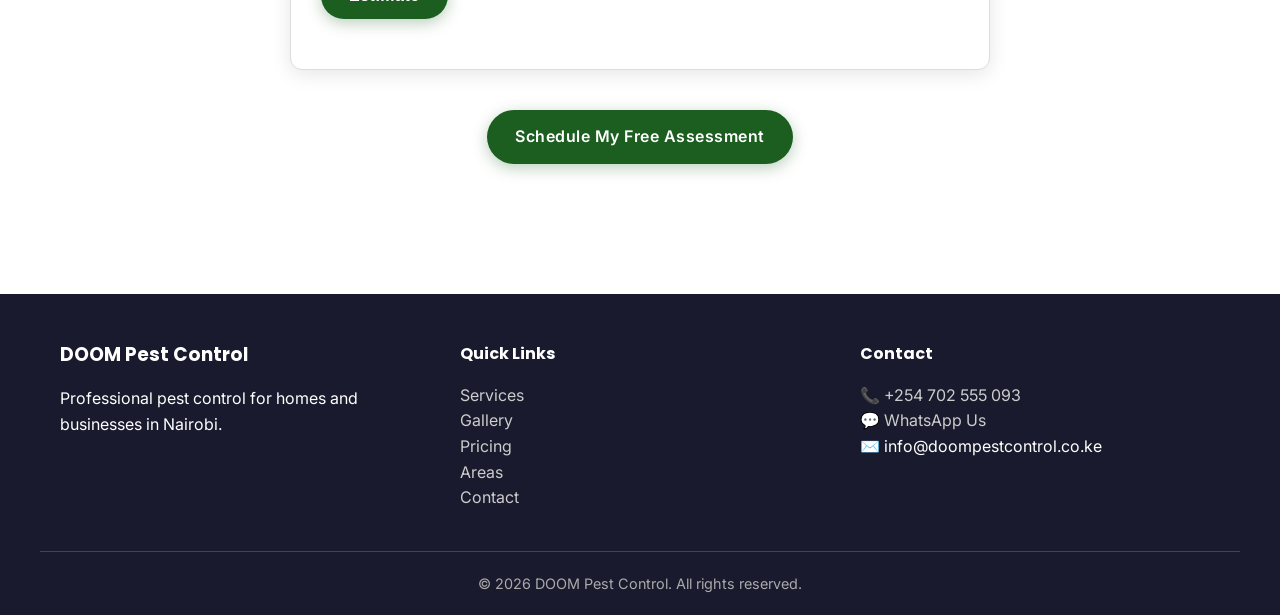
<file: pricing.html>
<!DOCTYPE html>
<html lang="en">
<head>
  <meta charset="UTF-8">
  <meta name="viewport" content="width=device-width, initial-scale=1.0">
  <title>Pricing & Offers | DOOM Pest Control Nairobi</title>
  <meta name="description" content="Transparent pest control pricing in Nairobi. Cockroach treatment from KSh 3,000, bedbugs from KSh 4,500, termites from KSh 6,000. Get a free quote.">
  <link rel="preconnect" href="https://fonts.googleapis.com">
  <link rel="preconnect" href="https://fonts.gstatic.com" crossorigin>
  <link href="https://fonts.googleapis.com/css2?family=Inter:wght@400;500;600&family=Poppins:wght@600;700;800&display=swap" rel="stylesheet">
  <link rel="stylesheet" href="style.css">
</head>
<body>
  <div class="scroll-progress" id="scrollProgress"></div>

  <header class="site-header" id="siteHeader">
    <div class="container header-inner">
      <a href="index.html" class="logo">DOOM<span> Pest Control</span></a>
      <nav class="main-nav" id="mainNav" aria-hidden="true">
        <ul>
          <li><a href="index.html">Home</a></li>
          <li><a href="services.html">Services</a></li>
          <li><a href="gallery.html">Gallery</a></li>
          <li><a href="areas.html">Areas</a></li>
          <li><a href="pricing.html" class="active">Pricing</a></li>
          <li><a href="about.html">About</a></li>
          <li><a href="reviews.html">Reviews</a></li>
          <li><a href="contact.html" class="btn btn-nav">Book Now</a></li>
        </ul>
      </nav>
      <div class="header-actions">
        <button class="dark-toggle" id="darkToggle" type="button" aria-label="Toggle dark mode" aria-pressed="false">🌙</button>
        <button class="mobile-toggle" id="mobileToggle" type="button" aria-label="Menu" aria-expanded="false" aria-controls="mainNav">
          <span></span><span></span><span></span>
        </button>
      </div>
    </div>
  </header>

  <main>
    <section class="page-hero reveal">
      <div class="container">
        <h1>Transparent Pricing &amp; Offers</h1>
        <p>No hidden fees. What you see is what you pay.</p>
      </div>
    </section>

    <section class="section pricing-section">
      <div class="container reveal">
        <h2>Starting Prices (Standard 2-Bedroom Home)</h2>
        <table class="pricing-table">
          <thead>
            <tr><th>Service</th><th>Starting Price</th><th>What's Included</th></tr>
          </thead>
          <tbody>
            <tr><td>Cockroach Treatment</td><td>KSh 3,500</td><td>Free inspection, complete treatment, written 14-day guarantee</td></tr>
            <tr><td>Rat &amp; Mice Control</td><td>KSh 3,500</td><td>Free inspection, baiting + trapping + hole sealing, 30-day guarantee</td></tr>
            <tr><td>Bedbug Treatment</td><td>KSh 4,500</td><td>Free inspection, heat + residual spray, 14-day warranty</td></tr>
            <tr><td>Termite Treatment</td><td>KSh 6,000</td><td>Free inspection, soil barrier + bait stations, 60-day monitoring</td></tr>
            <tr><td>Mosquito Control</td><td>KSh 4,000</td><td>Free inspection, larvicide + fogging, 14-day warranty</td></tr>
            <tr><td>General Fumigation</td><td>KSh 8,000</td><td>Full-house fumigation, safe for electronics, 24-hour re-entry</td></tr>
          </tbody>
        </table>
        <p style="text-align:center; margin-top:10px;"><em>Prices may vary based on property size and severity. You'll receive a fixed written quote after a free inspection.</em></p>

        <h3 style="margin-top:40px;">Maintenance Plans (Save Money Long-Term)</h3>
        <div class="plans-grid">
          <div class="plan">
            <h4>One-Time Treatment</h4>
            <p>Perfect for immediate, isolated pest problems. Full guarantee.</p>
          </div>
          <div class="plan">
            <h4>Quarterly Protection</h4>
            <p>Preventive maintenance every 3 months. Save 10% on each visit.</p>
            <p><strong>Best for cockroaches &amp; ants</strong></p>
          </div>
          <div class="plan">
            <h4>Annual Plan</h4>
            <p>Year-round peace of mind. Save 20% on standard rates.</p>
            <p><strong>Best for termites &amp; rodents</strong></p>
          </div>
        </div>

        <h3 style="margin-top:30px;">Payment Options</h3>
        <p style="text-align:center; font-size:1.1rem;">✅ M-Pesa (Paybill: 123456) &nbsp; ✅ Cash on completion &nbsp; ✅ Bank Transfer</p>

        <div class="offer-box">
          <h3>🎉 New Customer Offer</h3>
          <p><strong>10% off your first booking this month!</strong> Mention code "DOOM10" when booking.</p>
          <p><em>Valid for residential services only. Not applicable to commercial contracts.</em></p>
        </div>

        <div class="quote-calculator">
          <h3>Get an Instant Estimate</h3>
          <p>Select your pest problem and home size.</p>
          <div class="calc-grid">
            <div class="form-group">
              <label for="calc-pest">Pest Type</label>
              <select id="calc-pest">
                <option value="0">Select pest...</option>
                <option value="3500">Cockroaches</option>
                <option value="3500">Rats &amp; Mice</option>
                <option value="4500">Bedbugs</option>
                <option value="6000">Termites</option>
                <option value="4000">Mosquitoes</option>
                <option value="2500">Ants / Other</option>
              </select>
            </div>
            <div class="form-group">
              <label for="calc-size">Home Size</label>
              <select id="calc-size">
                <option value="1">1‑2 Bedrooms</option>
                <option value="1.2">3 Bedrooms</option>
                <option value="1.5">4+ Bedrooms</option>
              </select>
            </div>
            <div class="form-group">
              <label for="calc-severity">Severity</label>
              <select id="calc-severity">
                <option value="1">Low</option>
                <option value="1.3">Moderate</option>
                <option value="1.6">Severe</option>
              </select>
            </div>
          </div>
          <button type="button" class="btn btn-primary" onclick="calculateQuote()">Estimate</button>
          <div id="calc-result" class="calc-result"></div>
        </div>

        <div style="text-align:center; margin-top:20px;">
          <a href="contact.html" class="btn btn-primary">Schedule My Free Assessment</a>
        </div>
      </div>
    </section>
  </main>

  <footer class="site-footer">
    <div class="container footer-grid">
      <div>
        <h3>DOOM Pest Control</h3>
        <p>Professional pest control for homes and businesses in Nairobi.</p>
      </div>
      <div>
        <h4>Quick Links</h4>
        <ul>
          <li><a href="services.html">Services</a></li>
          <li><a href="gallery.html">Gallery</a></li>
          <li><a href="pricing.html">Pricing</a></li>
          <li><a href="areas.html">Areas</a></li>
          <li><a href="contact.html">Contact</a></li>
        </ul>
      </div>
      <div>
        <h4>Contact</h4>
        <p>📞 <a href="tel:+254702555093">+254 702 555 093</a></p>
        <p>💬 <a href="https://wa.me/254702555093">WhatsApp Us</a></p>
        <p>✉️ info@doompestcontrol.co.ke</p>
      </div>
    </div>
    <div class="container copyright">
      <p>&copy; 2026 DOOM Pest Control. All rights reserved.</p>
    </div>
  </footer>

  <div class="mobile-cta">
    <a href="tel:+254702555093" class="btn btn-call">📞 Call Now</a>
    <a href="https://wa.me/254702555093?text=Hello%2C%20I%20need%20pest%20control%20service" class="btn btn-whatsapp">💬 WhatsApp</a>
  </div>

  <button class="scroll-top" id="scrollTop" type="button" aria-label="Scroll to top">↑</button>

  <div class="emergency-badge" id="emergencyBadge">
    <a href="tel:+254702555093">🚨 24/7 Emergency Call</a>
  </div>

  <script src="script.js"></script>
</body>
</html>
</file>
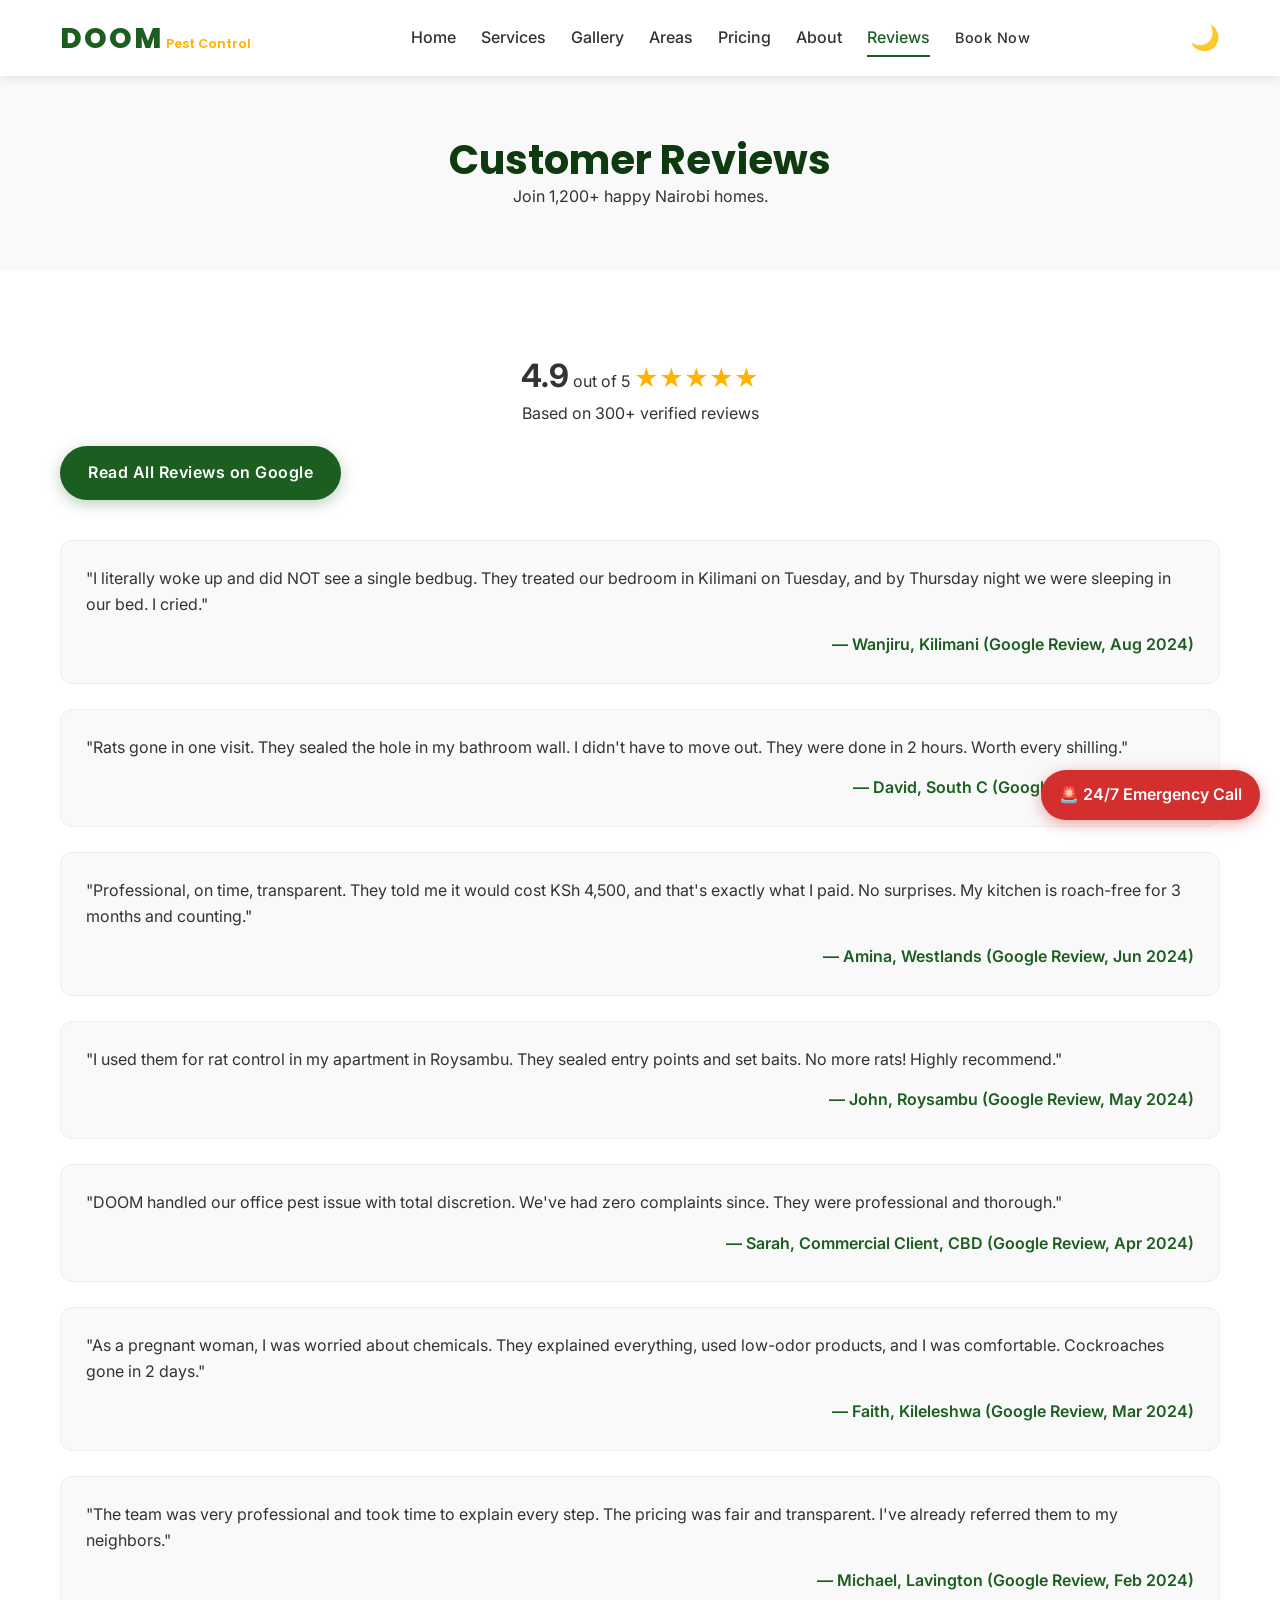
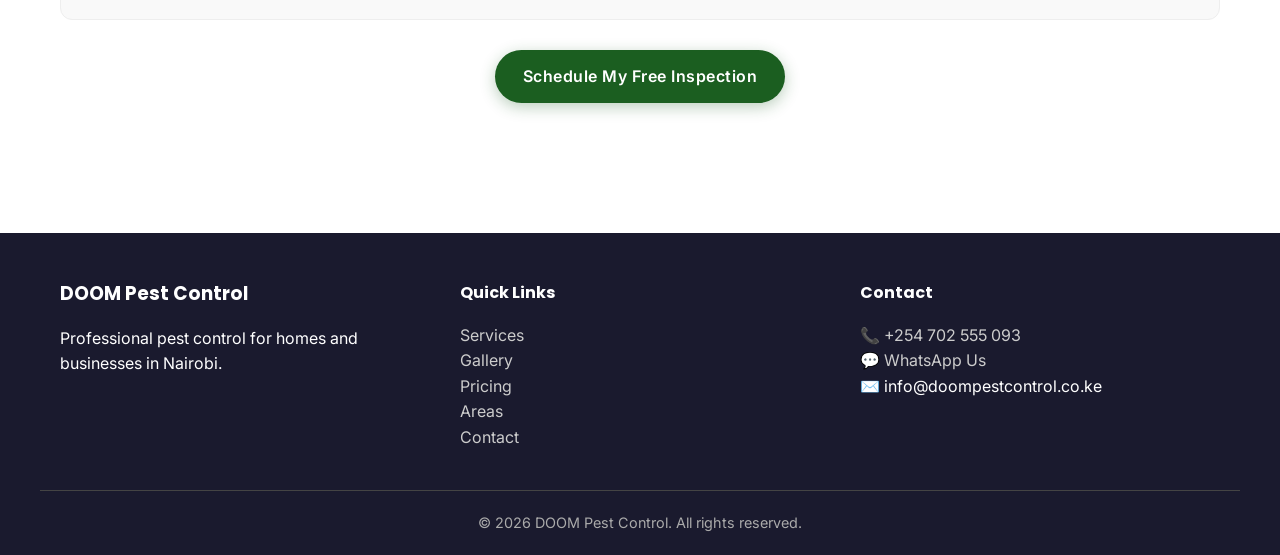
<file: reviews.html>
<!DOCTYPE html>
<html lang="en">
<head>
  <meta charset="UTF-8">
  <meta name="viewport" content="width=device-width, initial-scale=1.0">
  <title>Reviews & Testimonials | DOOM Pest Control Nairobi</title>
  <meta name="description" content="See what Nairobi homeowners say about DOOM Pest Control. Trusted by 1,000+ happy clients.">
  <link rel="preconnect" href="https://fonts.googleapis.com">
  <link rel="preconnect" href="https://fonts.gstatic.com" crossorigin>
  <link href="https://fonts.googleapis.com/css2?family=Inter:wght@400;500;600&family=Poppins:wght@600;700;800&display=swap" rel="stylesheet">
  <link rel="stylesheet" href="style.css">
</head>
<body>
  <div class="scroll-progress" id="scrollProgress"></div>

  <header class="site-header" id="siteHeader">
    <div class="container header-inner">
      <a href="index.html" class="logo">DOOM<span> Pest Control</span></a>
      <nav class="main-nav" id="mainNav" aria-hidden="true">
        <ul>
          <li><a href="index.html">Home</a></li>
          <li><a href="services.html">Services</a></li>
          <li><a href="gallery.html">Gallery</a></li>
          <li><a href="areas.html">Areas</a></li>
          <li><a href="pricing.html">Pricing</a></li>
          <li><a href="about.html">About</a></li>
          <li><a href="reviews.html" class="active">Reviews</a></li>
          <li><a href="contact.html" class="btn btn-nav">Book Now</a></li>
        </ul>
      </nav>
      <div class="header-actions">
        <button class="dark-toggle" id="darkToggle" type="button" aria-label="Toggle dark mode" aria-pressed="false">🌙</button>
        <button class="mobile-toggle" id="mobileToggle" type="button" aria-label="Menu" aria-expanded="false" aria-controls="mainNav">
          <span></span><span></span><span></span>
        </button>
      </div>
    </div>
  </header>

  <main>
    <section class="page-hero reveal">
      <div class="container">
        <h1>Customer Reviews</h1>
        <p>Join 1,200+ happy Nairobi homes.</p>
      </div>
    </section>

    <section class="section reviews-section">
      <div class="container reveal">
        <div class="rating-summary">
          <strong>4.9</strong> out of 5
          <span style="color: var(--secondary); font-size: 1.5rem;">★★★★★</span>
          <p>Based on 300+ verified reviews</p>
        </div>
        <a href="https://g.page/r/your-google-review-link" target="_blank" class="btn btn-primary">Read All Reviews on Google</a>

        <div class="review-card" style="margin-top:40px;">
          <p>"I literally woke up and did NOT see a single bedbug. They treated our bedroom in Kilimani on Tuesday, and by Thursday night we were sleeping in our bed. I cried."</p>
          <p class="reviewer">— Wanjiru, Kilimani (Google Review, Aug 2024)</p>
        </div>
        <div class="review-card">
          <p>"Rats gone in one visit. They sealed the hole in my bathroom wall. I didn't have to move out. They were done in 2 hours. Worth every shilling."</p>
          <p class="reviewer">— David, South C (Google Review, Jul 2024)</p>
        </div>
        <div class="review-card">
          <p>"Professional, on time, transparent. They told me it would cost KSh 4,500, and that's exactly what I paid. No surprises. My kitchen is roach-free for 3 months and counting."</p>
          <p class="reviewer">— Amina, Westlands (Google Review, Jun 2024)</p>
        </div>
        <div class="review-card">
          <p>"I used them for rat control in my apartment in Roysambu. They sealed entry points and set baits. No more rats! Highly recommend."</p>
          <p class="reviewer">— John, Roysambu (Google Review, May 2024)</p>
        </div>
        <div class="review-card">
          <p>"DOOM handled our office pest issue with total discretion. We've had zero complaints since. They were professional and thorough."</p>
          <p class="reviewer">— Sarah, Commercial Client, CBD (Google Review, Apr 2024)</p>
        </div>
        <div class="review-card">
          <p>"As a pregnant woman, I was worried about chemicals. They explained everything, used low-odor products, and I was comfortable. Cockroaches gone in 2 days."</p>
          <p class="reviewer">— Faith, Kileleshwa (Google Review, Mar 2024)</p>
        </div>
        <div class="review-card">
          <p>"The team was very professional and took time to explain every step. The pricing was fair and transparent. I've already referred them to my neighbors."</p>
          <p class="reviewer">— Michael, Lavington (Google Review, Feb 2024)</p>
        </div>

        <div style="text-align:center; margin-top:30px;">
          <a href="contact.html" class="btn btn-primary">Schedule My Free Inspection</a>
        </div>
      </div>
    </section>
  </main>

  <footer class="site-footer">
    <div class="container footer-grid">
      <div>
        <h3>DOOM Pest Control</h3>
        <p>Professional pest control for homes and businesses in Nairobi.</p>
      </div>
      <div>
        <h4>Quick Links</h4>
        <ul>
          <li><a href="services.html">Services</a></li>
          <li><a href="gallery.html">Gallery</a></li>
          <li><a href="pricing.html">Pricing</a></li>
          <li><a href="areas.html">Areas</a></li>
          <li><a href="contact.html">Contact</a></li>
        </ul>
      </div>
      <div>
        <h4>Contact</h4>
        <p>📞 <a href="tel:+254702555093">+254 702 555 093</a></p>
        <p>💬 <a href="https://wa.me/254702555093">WhatsApp Us</a></p>
        <p>✉️ info@doompestcontrol.co.ke</p>
      </div>
    </div>
    <div class="container copyright">
      <p>&copy; 2026 DOOM Pest Control. All rights reserved.</p>
    </div>
  </footer>

  <div class="mobile-cta">
    <a href="tel:+254702555093" class="btn btn-call">📞 Call Now</a>
    <a href="https://wa.me/254702555093?text=Hello%2C%20I%20need%20pest%20control%20service" class="btn btn-whatsapp">💬 WhatsApp</a>
  </div>

  <button class="scroll-top" id="scrollTop" type="button" aria-label="Scroll to top">↑</button>

  <div class="emergency-badge" id="emergencyBadge">
    <a href="tel:+254702555093">🚨 24/7 Emergency Call</a>
  </div>

  <script src="script.js"></script>
</body>
</html>
</file>
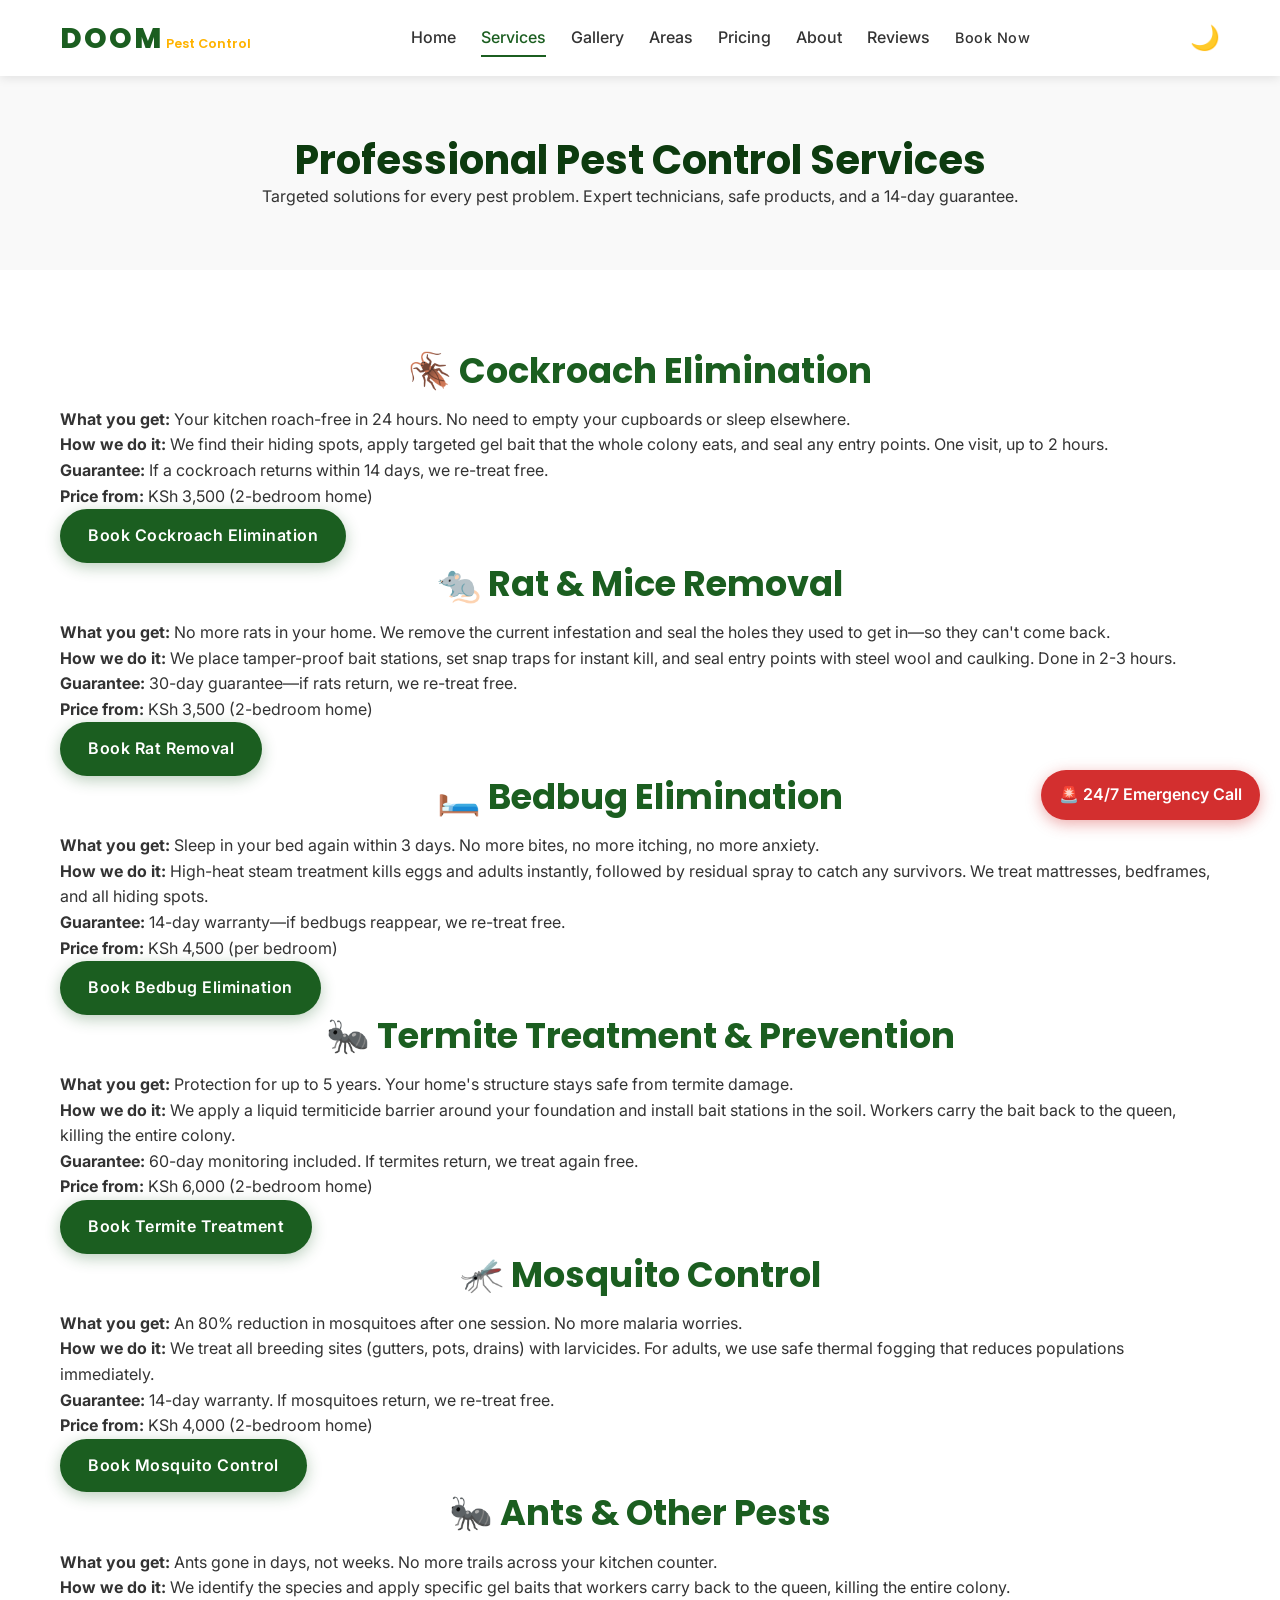
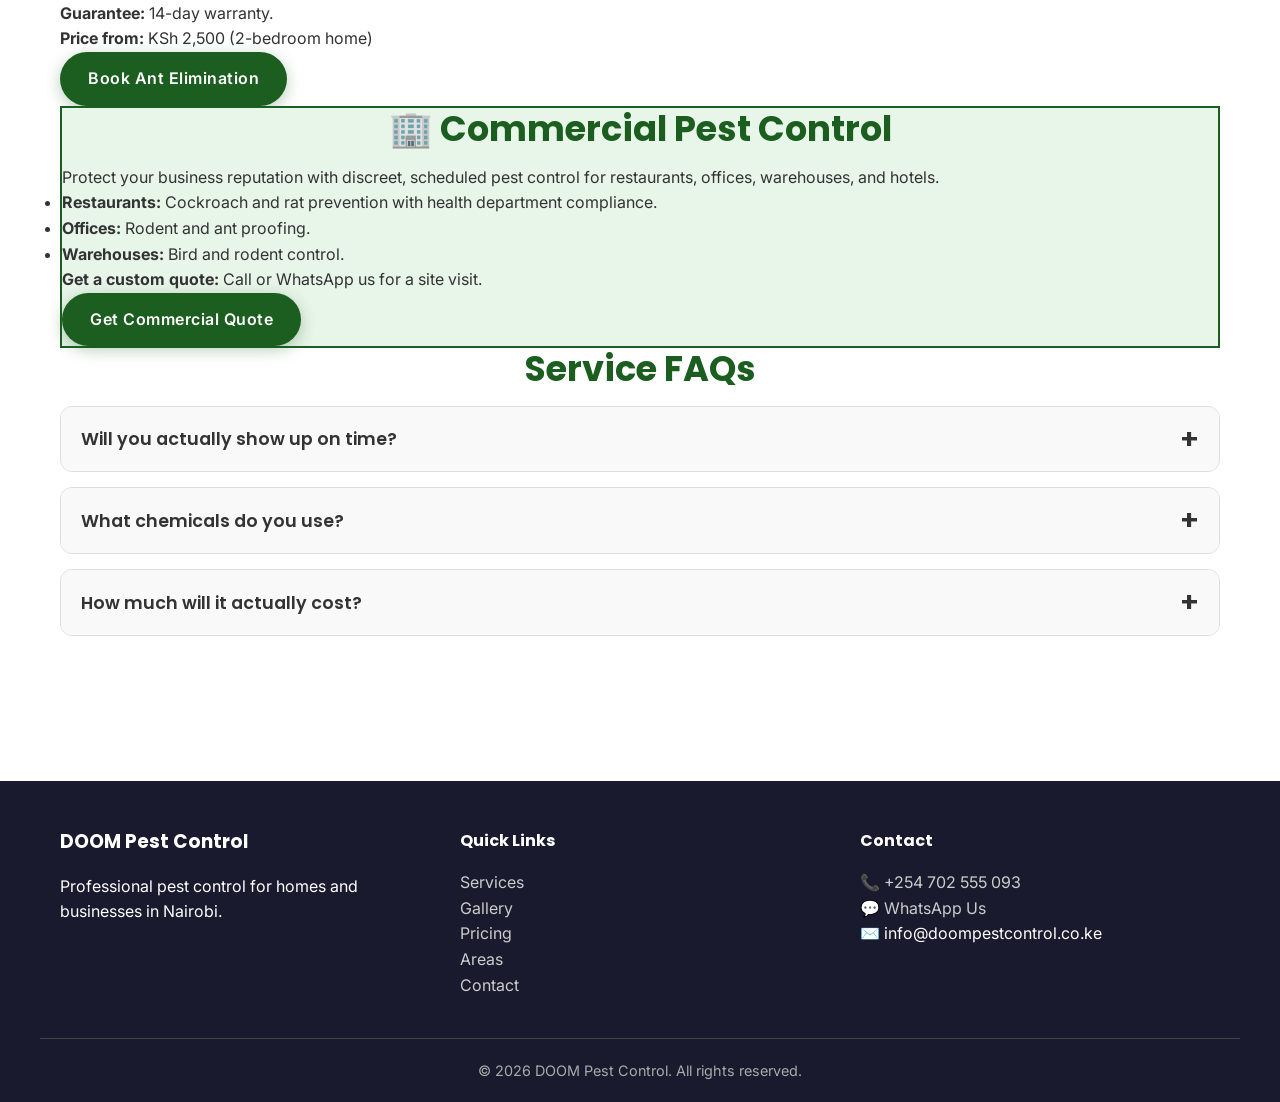
<file: services.html>
<!DOCTYPE html>
<html lang="en">
<head>
  <meta charset="UTF-8">
  <meta name="viewport" content="width=device-width, initial-scale=1.0">
  <title>Pest Control Services in Nairobi | DOOM Pest Control</title>
  <meta name="description" content="Professional pest control services in Nairobi. Cockroach, rat, bedbug, termite, mosquito and ant treatments. Safe and guaranteed.">
  <link rel="preconnect" href="https://fonts.googleapis.com">
  <link rel="preconnect" href="https://fonts.gstatic.com" crossorigin>
  <link href="https://fonts.googleapis.com/css2?family=Inter:wght@400;500;600&family=Poppins:wght@600;700;800&display=swap" rel="stylesheet">
  <link rel="stylesheet" href="style.css">
</head>
<body>
  <div class="scroll-progress" id="scrollProgress"></div>

  <header class="site-header" id="siteHeader">
    <div class="container header-inner">
      <a href="index.html" class="logo">DOOM<span> Pest Control</span></a>
      <nav class="main-nav" id="mainNav" aria-hidden="true">
        <ul>
          <li><a href="index.html">Home</a></li>
          <li><a href="services.html" class="active">Services</a></li>
          <li><a href="gallery.html">Gallery</a></li>
          <li><a href="areas.html">Areas</a></li>
          <li><a href="pricing.html">Pricing</a></li>
          <li><a href="about.html">About</a></li>
          <li><a href="reviews.html">Reviews</a></li>
          <li><a href="contact.html" class="btn btn-nav">Book Now</a></li>
        </ul>
      </nav>
      <div class="header-actions">
        <button class="dark-toggle" id="darkToggle" type="button" aria-label="Toggle dark mode" aria-pressed="false">🌙</button>
        <button class="mobile-toggle" id="mobileToggle" type="button" aria-label="Menu" aria-expanded="false" aria-controls="mainNav">
          <span></span><span></span><span></span>
        </button>
      </div>
    </div>
  </header>

  <main>
    <section class="page-hero reveal">
      <div class="container">
        <h1>Professional Pest Control Services</h1>
        <p>Targeted solutions for every pest problem. Expert technicians, safe products, and a 14-day guarantee.</p>
      </div>
    </section>

    <section class="section services-detail">
      <div class="container">
        <div id="cockroaches" class="service-item reveal">
          <h2>🪳 Cockroach Elimination</h2>
          <p><strong>What you get:</strong> Your kitchen roach-free in 24 hours. No need to empty your cupboards or sleep elsewhere.</p>
          <p><strong>How we do it:</strong> We find their hiding spots, apply targeted gel bait that the whole colony eats, and seal any entry points. One visit, up to 2 hours.</p>
          <p><strong>Guarantee:</strong> If a cockroach returns within 14 days, we re-treat free.</p>
          <p><strong>Price from:</strong> KSh 3,500 (2-bedroom home)</p>
          <a href="contact.html?service=cockroaches" class="btn btn-primary">Book Cockroach Elimination</a>
        </div>

        <div id="rats" class="service-item reveal">
          <h2>🐀 Rat &amp; Mice Removal</h2>
          <p><strong>What you get:</strong> No more rats in your home. We remove the current infestation and seal the holes they used to get in—so they can't come back.</p>
          <p><strong>How we do it:</strong> We place tamper-proof bait stations, set snap traps for instant kill, and seal entry points with steel wool and caulking. Done in 2-3 hours.</p>
          <p><strong>Guarantee:</strong> 30-day guarantee—if rats return, we re-treat free.</p>
          <p><strong>Price from:</strong> KSh 3,500 (2-bedroom home)</p>
          <a href="contact.html?service=rats" class="btn btn-primary">Book Rat Removal</a>
        </div>

        <div id="bedbugs" class="service-item reveal">
          <h2>🛏️ Bedbug Elimination</h2>
          <p><strong>What you get:</strong> Sleep in your bed again within 3 days. No more bites, no more itching, no more anxiety.</p>
          <p><strong>How we do it:</strong> High-heat steam treatment kills eggs and adults instantly, followed by residual spray to catch any survivors. We treat mattresses, bedframes, and all hiding spots.</p>
          <p><strong>Guarantee:</strong> 14-day warranty—if bedbugs reappear, we re-treat free.</p>
          <p><strong>Price from:</strong> KSh 4,500 (per bedroom)</p>
          <a href="contact.html?service=bedbugs" class="btn btn-primary">Book Bedbug Elimination</a>
        </div>

        <div id="termites" class="service-item reveal">
          <h2>🐜 Termite Treatment &amp; Prevention</h2>
          <p><strong>What you get:</strong> Protection for up to 5 years. Your home's structure stays safe from termite damage.</p>
          <p><strong>How we do it:</strong> We apply a liquid termiticide barrier around your foundation and install bait stations in the soil. Workers carry the bait back to the queen, killing the entire colony.</p>
          <p><strong>Guarantee:</strong> 60-day monitoring included. If termites return, we treat again free.</p>
          <p><strong>Price from:</strong> KSh 6,000 (2-bedroom home)</p>
          <a href="contact.html?service=termites" class="btn btn-primary">Book Termite Treatment</a>
        </div>

        <div id="mosquitoes" class="service-item reveal">
          <h2>🦟 Mosquito Control</h2>
          <p><strong>What you get:</strong> An 80% reduction in mosquitoes after one session. No more malaria worries.</p>
          <p><strong>How we do it:</strong> We treat all breeding sites (gutters, pots, drains) with larvicides. For adults, we use safe thermal fogging that reduces populations immediately.</p>
          <p><strong>Guarantee:</strong> 14-day warranty. If mosquitoes return, we re-treat free.</p>
          <p><strong>Price from:</strong> KSh 4,000 (2-bedroom home)</p>
          <a href="contact.html?service=mosquitoes" class="btn btn-primary">Book Mosquito Control</a>
        </div>

        <div id="ants" class="service-item reveal">
          <h2>🐜 Ants &amp; Other Pests</h2>
          <p><strong>What you get:</strong> Ants gone in days, not weeks. No more trails across your kitchen counter.</p>
          <p><strong>How we do it:</strong> We identify the species and apply specific gel baits that workers carry back to the queen, killing the entire colony.</p>
          <p><strong>Guarantee:</strong> 14-day warranty.</p>
          <p><strong>Price from:</strong> KSh 2,500 (2-bedroom home)</p>
          <a href="contact.html?service=ants" class="btn btn-primary">Book Ant Elimination</a>
        </div>

        <div class="service-item reveal" style="background: #e8f5e9; border: 2px solid var(--primary);">
          <h2>🏢 Commercial Pest Control</h2>
          <p>Protect your business reputation with discreet, scheduled pest control for restaurants, offices, warehouses, and hotels.</p>
          <ul>
            <li><strong>Restaurants:</strong> Cockroach and rat prevention with health department compliance.</li>
            <li><strong>Offices:</strong> Rodent and ant proofing.</li>
            <li><strong>Warehouses:</strong> Bird and rodent control.</li>
          </ul>
          <p><strong>Get a custom quote:</strong> Call or WhatsApp us for a site visit.</p>
          <a href="contact.html" class="btn btn-primary">Get Commercial Quote</a>
        </div>

        <div class="faq reveal">
          <h2>Service FAQs</h2>
          <div class="faq-item">
            <button class="faq-question" type="button">Will you actually show up on time?</button>
            <div class="faq-answer"><p>Yes. We reserve a 2-hour window and arrive within 15 minutes. If we're late, you get 10% off.</p></div>
          </div>
          <div class="faq-item">
            <button class="faq-question" type="button">What chemicals do you use?</button>
            <div class="faq-answer"><p>We use NEMA-approved, low-odor treatments that dry in 1 hour. Safe for children and pets once dry.</p></div>
          </div>
          <div class="faq-item">
            <button class="faq-question" type="button">How much will it actually cost?</button>
            <div class="faq-answer"><p>After a free inspection, you get a fixed written quote before any work starts. No surprises.</p></div>
          </div>
        </div>
      </div>
    </section>
  </main>

  <footer class="site-footer">
    <div class="container footer-grid">
      <div>
        <h3>DOOM Pest Control</h3>
        <p>Professional pest control for homes and businesses in Nairobi.</p>
      </div>
      <div>
        <h4>Quick Links</h4>
        <ul>
          <li><a href="services.html">Services</a></li>
          <li><a href="gallery.html">Gallery</a></li>
          <li><a href="pricing.html">Pricing</a></li>
          <li><a href="areas.html">Areas</a></li>
          <li><a href="contact.html">Contact</a></li>
        </ul>
      </div>
      <div>
        <h4>Contact</h4>
        <p>📞 <a href="tel:+254702555093">+254 702 555 093</a></p>
        <p>💬 <a href="https://wa.me/254702555093">WhatsApp Us</a></p>
        <p>✉️ info@doompestcontrol.co.ke</p>
      </div>
    </div>
    <div class="container copyright">
      <p>&copy; 2026 DOOM Pest Control. All rights reserved.</p>
    </div>
  </footer>

  <div class="mobile-cta">
    <a href="tel:+254702555093" class="btn btn-call">📞 Call Now</a>
    <a href="https://wa.me/254702555093?text=Hello%2C%20I%20need%20pest%20control%20service" class="btn btn-whatsapp">💬 WhatsApp</a>
  </div>

  <button class="scroll-top" id="scrollTop" type="button" aria-label="Scroll to top">↑</button>

  <div class="emergency-badge" id="emergencyBadge">
    <a href="tel:+254702555093">🚨 24/7 Emergency Call</a>
  </div>

  <script src="script.js"></script>
</body>
</html>
</file>
<file: style.css>
/* ===== CSS Variables ===== */
:root {
  --primary: #1b5e20;
  --primary-light: #4caf50;
  --primary-dark: #0d3b0f;
  --secondary: #ffb300;
  --accent: #d32f2f;
  --text: #333;
  --text-light: #666;
  --bg-light: #f9f9f9;
  --white: #ffffff;
  --whatsapp: #25D366;
  --dark-bg: #121212;
  --dark-card: #1e1e1e;
  --dark-text: #e0e0e0;
  --shadow: 0 4px 20px rgba(0,0,0,0.1);
  --radius: 12px;
  --max-width: 1200px;
  --font-heading: 'Poppins', sans-serif;
  --font-body: 'Inter', sans-serif;
}

/* ===== Dark Mode ===== */
body.dark {
  --text: #e0e0e0;
  --text-light: #b0b0b0;
  --bg-light: #1e1e1e;
  --white: #121212;
  --primary: #388e3c;
  --primary-dark: #2e7d32;
  --shadow: 0 4px 20px rgba(0,0,0,0.5);
  background: var(--dark-bg);
  color: var(--dark-text);
}

/* ===== Reset & Base ===== */
* {
  margin: 0;
  padding: 0;
  box-sizing: border-box;
}

body {
  font-family: var(--font-body);
  color: var(--text);
  line-height: 1.6;
  background: var(--white);
  overflow-x: clip;
  transition: background 0.3s, color 0.3s;
}

.container {
  max-width: var(--max-width);
  margin: 0 auto;
  padding: 0 20px;
}

a {
  color: var(--primary);
  text-decoration: none;
  transition: color 0.3s;
}

img {
  max-width: 100%;
  height: auto;
}

h1, h2, h3, h4 {
  font-family: var(--font-heading);
  font-weight: 700;
  line-height: 1.2;
}

/* ===== Focus Visible ===== */
:focus-visible {
  outline: 3px solid var(--secondary);
  outline-offset: 2px;
  border-radius: 4px;
}

/* ===== Scroll Progress ===== */
.scroll-progress {
  position: fixed;
  top: 0;
  left: 0;
  width: 0%;
  height: 4px;
  background: var(--secondary);
  z-index: 10000;
  transition: width 0.1s linear;
}

/* ===== Buttons ===== */
.btn {
  display: inline-block;
  padding: 14px 28px;
  border-radius: 50px;
  font-weight: 600;
  text-align: center;
  cursor: pointer;
  transition: all 0.3s ease;
  border: none;
  text-decoration: none;
  font-size: 1rem;
  letter-spacing: 0.5px;
}

.btn-primary {
  background: var(--primary);
  color: white;
  box-shadow: 0 4px 15px rgba(27,94,32,0.3);
}

.btn-primary:hover {
  background: var(--primary-dark);
  transform: translateY(-3px);
  box-shadow: 0 6px 20px rgba(27,94,32,0.4);
}

.btn-secondary {
  background: var(--secondary);
  color: #333;
  box-shadow: 0 4px 15px rgba(255,179,0,0.3);
}

.btn-secondary:hover {
  background: #ffa000;
  transform: translateY(-3px);
}

.btn-whatsapp {
  background: var(--whatsapp);
  color: white;
  box-shadow: 0 4px 15px rgba(37,211,102,0.3);
}

.btn-whatsapp:hover {
  background: #128C7E;
  transform: translateY(-3px);
}

.btn-call {
  background: #2196F3;
  color: white;
}

.btn-nav {
  padding: 10px 20px;
  font-size: 0.9rem;
}

.btn-nav:hover {
  background: var(--primary-dark);
  transform: translateY(-2px);
  box-shadow: 0 4px 15px rgba(27,94,32,0.4);
}

/* ===== Header ===== */
.site-header {
  background: var(--white);
  box-shadow: 0 2px 10px rgba(0,0,0,0.1);
  position: sticky;
  top: 0;
  z-index: 1000;
  transition: background 0.3s, box-shadow 0.3s;
}

.header-inner {
  display: flex;
  justify-content: space-between;
  align-items: center;
  padding: 15px 20px;
  gap: 20px;
}

.logo {
  font-family: var(--font-heading);
  font-size: 1.8rem;
  font-weight: 800;
  color: var(--primary);
  letter-spacing: 2px;
}

.logo span {
  color: var(--secondary);
  font-size: 0.8rem;
  letter-spacing: 0;
  font-weight: 600;
}

.main-nav ul {
  list-style: none;
  display: flex;
  gap: 25px;
  align-items: center;
}

.main-nav a {
  color: var(--text);
  font-weight: 500;
  padding: 8px 0;
  border-bottom: 2px solid transparent;
  transition: border-color 0.3s, color 0.3s;
}

.main-nav a:hover,
.main-nav a.active {
  border-bottom-color: var(--primary);
  color: var(--primary);
}

.header-actions {
  display: flex;
  align-items: center;
  gap: 15px;
}

.dark-toggle {
  background: none;
  border: none;
  font-size: 1.5rem;
  cursor: pointer;
  transition: transform 0.3s;
}

.dark-toggle:hover {
  transform: rotate(20deg);
}

.mobile-toggle {
  display: none;
  background: none;
  border: none;
  cursor: pointer;
  flex-direction: column;
  gap: 5px;
}

.mobile-toggle span {
  width: 25px;
  height: 3px;
  background: var(--text);
  border-radius: 3px;
  transition: all 0.3s;
}

.mobile-toggle.active span:nth-child(1) {
  transform: rotate(45deg) translate(5px, 5px);
}
.mobile-toggle.active span:nth-child(2) {
  opacity: 0;
}
.mobile-toggle.active span:nth-child(3) {
  transform: rotate(-45deg) translate(5px, -5px);
}

/* ===== Hero ===== */
.hero {
  position: relative;
  min-height: 90vh;
  display: flex;
  align-items: center;
  justify-content: center;
  text-align: center;
  padding: 80px 0;
  overflow: hidden;
}

.hero-bg {
  position: absolute;
  top: 0;
  left: 0;
  width: 100%;
  height: 100%;
  background-size: cover;
  background-position: center;
  animation: kenBurns 20s ease infinite;
  z-index: 1;
}

@keyframes kenBurns {
  0% { transform: scale(1); }
  50% { transform: scale(1.1); }
  100% { transform: scale(1); }
}

.hero-overlay {
  position: absolute;
  top: 0;
  left: 0;
  width: 100%;
  height: 100%;
  background: linear-gradient(135deg, rgba(0,0,0,0.7), rgba(27,94,32,0.7));
  z-index: 2;
}

.hero-content {
  position: relative;
  z-index: 3;
  color: white;
}

.hero h1 {
  font-size: 3rem;
  margin-bottom: 20px;
  text-shadow: 0 2px 10px rgba(0,0,0,0.5);
}

.hero .lead {
  font-size: 1.2rem;
  max-width: 700px;
  margin: 0 auto 30px;
  opacity: 0.9;
}

.hero-cta {
  display: flex;
  gap: 15px;
  justify-content: center;
  flex-wrap: wrap;
  margin-bottom: 30px;
}

/* New hero urgency line */
.hero-urgency {
  margin-top: 20px;
  font-size: 0.95rem;
  font-weight: 600;
  color: var(--secondary);
  text-shadow: 0 1px 3px rgba(0,0,0,0.5);
  background: rgba(0,0,0,0.3);
  padding: 8px 15px;
  border-radius: 50px;
  display: inline-block;
}

/* ===== Trust Bar ===== */
.trust-bar {
  background: var(--primary-dark);
  color: white;
  padding: 20px 0;
}

.trust-bar-inner {
  display: flex;
  justify-content: space-around;
  flex-wrap: wrap;
  gap: 15px;
}

.trust-bar span {
  font-weight: 500;
  text-align: center;
}

.trust-bar strong {
  font-size: 1.8rem;
  display: block;
  font-family: var(--font-heading);
}

/* ===== Sections ===== */
.section {
  padding: 80px 0;
}

.section h2 {
  text-align: center;
  margin-bottom: 15px;
  font-size: 2.2rem;
  color: var(--primary);
}

.section-subtitle {
  text-align: center;
  max-width: 600px;
  margin: 0 auto 40px;
  color: var(--text-light);
}

.page-hero {
  background: var(--bg-light);
  padding: 60px 0;
  text-align: center;
}

.page-hero h1 {
  font-size: 2.5rem;
  color: var(--primary-dark);
}

/* ===== Why Choose Us ===== */
.why-grid {
  display: grid;
  grid-template-columns: repeat(auto-fit, minmax(280px, 1fr));
  gap: 30px;
  margin-top: 40px;
}

.why-card {
  background: var(--white);
  border: 1px solid #ddd;
  border-radius: var(--radius);
  padding: 30px;
  text-align: center;
  transition: transform 0.3s, box-shadow 0.3s;
}

.why-card:hover {
  transform: translateY(-5px);
  box-shadow: var(--shadow);
}

.why-icon {
  font-size: 2.5rem;
  margin-bottom: 15px;
  display: block;
}

.why-card h3 {
  margin-bottom: 10px;
  color: var(--primary);
}

/* ===== Pest Grid ===== */
.pest-grid {
  display: grid;
  grid-template-columns: repeat(auto-fit, minmax(170px, 1fr));
  gap: 25px;
}

.pest-card {
  background: var(--white);
  border: 1px solid #ddd;
  border-radius: var(--radius);
  padding: 25px;
  text-align: center;
  transition: all 0.3s ease;
  color: var(--text);
  box-shadow: 0 2px 5px rgba(0,0,0,0.05);
}

.pest-card:hover {
  transform: translateY(-10px);
  box-shadow: var(--shadow);
  border-color: var(--primary);
}

.pest-icon {
  font-size: 3.5rem;
  margin-bottom: 15px;
}

.pest-card h3 {
  margin-bottom: 5px;
  color: var(--primary);
}

.pest-card p {
  font-size: 0.95rem;
  line-height: 1.5;
}

/* ===== Steps ===== */
.steps-grid {
  display: grid;
  grid-template-columns: repeat(auto-fit, minmax(250px, 1fr));
  gap: 30px;
}

.step {
  text-align: center;
  padding: 30px;
  background: var(--bg-light);
  border-radius: var(--radius);
  transition: transform 0.3s, box-shadow 0.3s;
}

.step:hover {
  transform: translateY(-5px);
  box-shadow: var(--shadow);
}

.step-number {
  width: 60px;
  height: 60px;
  background: var(--primary);
  color: white;
  border-radius: 50%;
  display: flex;
  align-items: center;
  justify-content: center;
  font-size: 1.5rem;
  font-weight: bold;
  margin: 0 auto 20px;
  font-family: var(--font-heading);
}

/* ===== Testimonials Swiper ===== */
.testimonial-swiper {
  max-width: 800px;
  margin: 0 auto;
  padding-bottom: 50px;
}

.swiper-slide blockquote {
  font-size: 1.3rem;
  font-style: italic;
  color: var(--text-light);
  text-align: center;
  line-height: 1.6;
}

.swiper-slide cite {
  display: block;
  margin-top: 15px;
  font-style: normal;
  font-weight: 600;
  color: var(--text);
}

.swiper-pagination-bullet {
  background: var(--primary);
  opacity: 0.5;
}

.swiper-pagination-bullet-active {
  opacity: 1;
  background: var(--secondary);
}

/* ===== Google Rating Widget ===== */
.google-rating-widget {
  text-align: center;
  background: var(--bg-light);
  padding: 30px;
  border-radius: var(--radius);
  margin: 40px auto;
  max-width: 600px;
}

.google-rating-widget .stars {
  font-size: 2rem;
  color: var(--secondary);
}

.google-rating-widget h3 {
  color: var(--primary-dark);
}

/* ===== FAQ ===== */
.faq-item {
  margin-bottom: 15px;
  border: 1px solid #ddd;
  border-radius: var(--radius);
  overflow: hidden;
  transition: box-shadow 0.3s;
  background: var(--white);
}

.faq-item.active {
  box-shadow: var(--shadow);
  border-color: var(--primary);
}

.faq-question {
  background: var(--bg-light);
  padding: 18px 20px;
  width: 100%;
  text-align: left;
  font-weight: 600;
  border: none;
  cursor: pointer;
  font-size: 1.1rem;
  display: flex;
  justify-content: space-between;
  align-items: center;
  font-family: var(--font-heading);
  transition: background 0.3s;
  color: var(--text);
}

.faq-question:hover {
  background: #eceff1;
}

.faq-question::after {
  content: '+';
  font-size: 1.8rem;
  transition: transform 0.3s;
  line-height: 1;
}

.faq-item.active .faq-question::after {
  transform: rotate(45deg);
}

.faq-answer {
  padding: 0 20px;
  max-height: 0;
  overflow: hidden;
  transition: max-height 0.4s ease, padding 0.4s ease;
}

.faq-answer.open {
  padding: 20px;
  max-height: 1000px;
}

/* ===== Promise Box (About) ===== */
.promise-box {
  background: #e8f5e9;
  border-left: 5px solid var(--primary);
  padding: 20px;
  border-radius: 8px;
  margin: 20px 0;
}

.promise-box p {
  margin-bottom: 10px;
}

/* ===== Areas & Map ===== */
.areas-grid {
  display: grid;
  grid-template-columns: repeat(auto-fit, minmax(200px, 1fr));
  gap: 15px;
  margin-bottom: 30px;
}

.areas-grid div {
  background: var(--bg-light);
  padding: 15px;
  border-radius: var(--radius);
  text-align: center;
  font-weight: 500;
  transition: all 0.3s;
}

.areas-grid div:hover {
  background: #e0f2f1;
  transform: translateY(-3px);
  box-shadow: var(--shadow);
}

.service-map {
  margin: 30px auto;
  max-width: 900px;
}

.service-map iframe {
  box-shadow: var(--shadow);
}

/* ===== Pricing Table ===== */
.pricing-table {
  width: 100%;
  border-collapse: collapse;
  margin-bottom: 30px;
  box-shadow: var(--shadow);
  border-radius: var(--radius);
  overflow: hidden;
}

.pricing-table th,
.pricing-table td {
  padding: 15px;
  border: 1px solid #ddd;
  text-align: left;
}

.pricing-table th {
  background: var(--primary);
  color: white;
  font-family: var(--font-heading);
}

.pricing-table tr:nth-child(even) {
  background: var(--bg-light);
}

.pricing-table tr:hover {
  background: #e8f5e9;
}

.plans-grid {
  display: grid;
  grid-template-columns: repeat(auto-fit, minmax(220px, 1fr));
  gap: 25px;
  margin: 20px 0;
}

.plan {
  background: var(--bg-light);
  padding: 30px;
  border-radius: var(--radius);
  text-align: center;
  transition: transform 0.3s, box-shadow 0.3s;
}

.plan:hover {
  transform: translateY(-8px);
  box-shadow: var(--shadow);
}

.offer-box {
  background: #fff3e0;
  border-left: 5px solid var(--secondary);
  padding: 25px;
  margin: 30px 0;
  border-radius: var(--radius);
  animation: pulse 2s infinite;
}

@keyframes pulse {
  0% { box-shadow: 0 0 0 0 rgba(255,179,0,0.4); }
  70% { box-shadow: 0 0 0 15px rgba(255,179,0,0); }
  100% { box-shadow: 0 0 0 0 rgba(255,179,0,0); }
}

/* ===== Quote Calculator ===== */
.quote-calculator {
  background: var(--white);
  border: 1px solid #ddd;
  border-radius: var(--radius);
  padding: 30px;
  margin: 40px auto;
  max-width: 700px;
  box-shadow: var(--shadow);
}

.calc-grid {
  display: grid;
  grid-template-columns: repeat(auto-fit, minmax(180px, 1fr));
  gap: 20px;
  margin-bottom: 20px;
}

.calc-result {
  margin-top: 20px;
  font-size: 1.4rem;
  font-weight: bold;
  text-align: center;
  color: var(--primary);
}

/* ===== About Page ===== */
.about-list {
  list-style: none;
  padding: 0;
  margin: 20px 0;
}

.about-list li {
  margin-bottom: 12px;
  display: flex;
  align-items: center;
  gap: 10px;
  font-size: 1rem;
  color: var(--text);
}

.about-list li::before {
  content: '✓';
  color: var(--primary);
  font-weight: bold;
  font-size: 1.2rem;
}

/* ===== Reviews ===== */
.review-card {
  background: var(--bg-light);
  padding: 25px;
  border-radius: var(--radius);
  margin-bottom: 25px;
  transition: transform 0.3s, box-shadow 0.3s;
  border: 1px solid #eee;
}

.review-card:hover {
  transform: translateY(-5px);
  box-shadow: var(--shadow);
}

.reviewer {
  font-weight: 600;
  margin-top: 15px;
  text-align: right;
  color: var(--primary);
}

.rating-summary {
  text-align: center;
  margin-bottom: 20px;
}

.rating-summary strong {
  font-size: 2rem;
}

/* ===== Contact ===== */
.contact-grid {
  display: grid;
  grid-template-columns: 1fr 1fr;
  gap: 50px;
  align-items: start;
}

.form-group {
  margin-bottom: 20px;
}

.form-group label {
  display: block;
  font-weight: 600;
  margin-bottom: 8px;
  color: var(--text);
}

.form-group input,
.form-group select,
.form-group textarea {
  width: 100%;
  padding: 12px 15px;
  border: 1px solid #ccc;
  border-radius: var(--radius);
  font-family: inherit;
  font-size: 1rem;
  transition: border-color 0.3s, box-shadow 0.3s;
  background: var(--white);
  color: var(--text);
}

.form-group input:focus,
.form-group select:focus,
.form-group textarea:focus {
  outline: none;
  border-color: var(--primary);
  box-shadow: 0 0 0 3px rgba(27,94,32,0.1);
}

.form-success {
  background: #e8f5e9;
  border: 1px solid #c8e6c9;
  padding: 20px;
  border-radius: var(--radius);
  margin-top: 20px;
  color: #2e7d32;
  font-weight: 600;
  text-align: center;
}

.calendly-widget {
  margin-top: 30px;
  background: transparent;
  padding: 0;
}

/* ===== Calendly Widget Responsive ===== */
.calendly-inline-widget {
  width: 100% !important;
  min-height: 750px !important;
  height: 750px !important;
}

@media (max-width: 768px) {
  .calendly-inline-widget {
    min-height: 600px !important;
    height: 600px !important;
  }
}

@media (max-width: 480px) {
  .calendly-inline-widget {
    min-height: 550px !important;
    height: 550px !important;
  }
}

/* ===== Footer ===== */
.site-footer {
  background: #1a1a2e;
  color: #fff;
  padding: 50px 0 0;
  margin-top: 50px;
}

.footer-grid {
  display: grid;
  grid-template-columns: repeat(auto-fit, minmax(220px, 1fr));
  gap: 40px;
  margin-bottom: 40px;
}

.site-footer h3,
.site-footer h4 {
  margin-bottom: 20px;
  color: #fff;
}

.site-footer ul {
  list-style: none;
}

.site-footer a {
  color: #ccc;
  transition: color 0.3s;
}

.site-footer a:hover {
  color: #fff;
}

.copyright {
  border-top: 1px solid #444;
  padding: 20px 0;
  text-align: center;
  font-size: 0.9rem;
  color: #aaa;
}

/* ===== Mobile Sticky CTA ===== */
.mobile-cta {
  display: none;
  position: fixed;
  bottom: 0;
  left: 0;
  right: 0;
  background: var(--white);
  box-shadow: 0 -2px 10px rgba(0,0,0,0.1);
  z-index: 998;
  padding: 10px 15px;
  gap: 10px;
  align-items: center;
}

.mobile-cta .btn {
  flex: 1;
  text-align: center;
  padding: 12px 10px;
  font-size: 0.9rem;
}

/* ===== Emergency Badge ===== */
.emergency-badge {
  position: fixed;
  bottom: 80px;
  right: 20px;
  z-index: 999;
  background: var(--accent);
  color: white;
  padding: 12px 18px;
  border-radius: 50px;
  box-shadow: 0 4px 15px rgba(211,47,47,0.4);
  font-weight: 600;
  animation: pulseBadge 2s infinite;
}

.emergency-badge a {
  color: white;
  text-decoration: none;
}

.emergency-badge:hover {
  transform: translateY(-3px);
  box-shadow: 0 6px 20px rgba(211,47,47,0.5);
}

@keyframes pulseBadge {
  0% { box-shadow: 0 0 0 0 rgba(211,47,47,0.4); }
  70% { box-shadow: 0 0 0 15px rgba(211,47,47,0); }
  100% { box-shadow: 0 0 0 0 rgba(211,47,47,0); }
}

/* ===== Scroll Top ===== */
.scroll-top {
  position: fixed;
  bottom: 100px;
  right: 30px;
  width: 50px;
  height: 50px;
  background: var(--primary);
  color: white;
  border: none;
  border-radius: 50%;
  cursor: pointer;
  font-size: 1.5rem;
  box-shadow: 0 4px 15px rgba(0,0,0,0.2);
  z-index: 997;
  opacity: 0;
  visibility: hidden;
  transition: opacity 0.3s, visibility 0.3s, transform 0.3s;
  display: flex;
  align-items: center;
  justify-content: center;
}

.scroll-top.visible {
  opacity: 1;
  visibility: visible;
}

.scroll-top:hover {
  transform: translateY(-5px);
}

/* ===== Reveal Animations ===== */
.reveal {
  opacity: 0;
  transform: translateY(30px);
  transition: opacity 0.6s ease, transform 0.6s ease;
}

.reveal.visible {
  opacity: 1;
  transform: translateY(0);
}

.fade-in-up {
  animation: fadeInUp 0.8s ease forwards;
}

.delay-1 { animation-delay: 0.2s; }
.delay-2 { animation-delay: 0.4s; }
.delay-3 { animation-delay: 0.6s; }

@keyframes fadeInUp {
  from { opacity: 0; transform: translateY(30px); }
  to { opacity: 1; transform: translateY(0); }
}

/* ===== Responsive ===== */
@media (max-width: 992px) {
  .header-inner {
    flex-wrap: wrap;
  }
  .main-nav {
    display: none;
    width: 100%;
    order: 3;
    animation: slideDown 0.3s ease;
  }
  .main-nav.open {
    display: block;
  }
  .main-nav ul {
    flex-direction: column;
    gap: 0;
    padding: 10px 0;
    align-items: center;
  }
  .main-nav li {
    width: 100%;
    text-align: center;
  }
  .main-nav a {
    display: block;
    padding: 12px;
  }
  .mobile-toggle {
    display: flex;
  }
  .hero h1 {
    font-size: 2.2rem;
  }
  .contact-grid {
    grid-template-columns: 1fr;
  }
  .mobile-cta {
    display: flex;
  }
  .scroll-top {
    bottom: 140px;
  }
  .emergency-badge {
    bottom: 140px;
  }
  body {
    padding-bottom: 120px; /* space for mobile CTA */
  }
  .container {
    padding: 0 15px;
  }
}

@media (max-width: 576px) {
  .hero {
    min-height: 80vh;
    padding: 60px 0;
  }
  .hero h1 {
    font-size: 1.8rem;
  }
  .section {
    padding: 50px 0;
  }
  .section h2 {
    font-size: 1.8rem;
  }
  .mobile-cta {
    padding: 8px 10px;
  }
  .mobile-cta .btn {
    padding: 10px;
  }
}

@keyframes slideDown {
  from { opacity: 0; transform: translateY(-10px); }
  to { opacity: 1; transform: translateY(0); }
}

/* ===== Reduced Motion ===== */
@media (prefers-reduced-motion: reduce) {
  *, *::before, *::after {
    animation-duration: 0.01ms !important;
    animation-iteration-count: 1 !important;
    transition-duration: 0.01ms !important;
    scroll-behavior: auto !important;
  }
  .reveal {
    opacity: 1 !important;
    transform: none !important;
  }
  .hero-bg {
    animation: none !important;
  }
  .offer-box,
  .emergency-badge {
    animation: none !important;
  }
}
</file>
